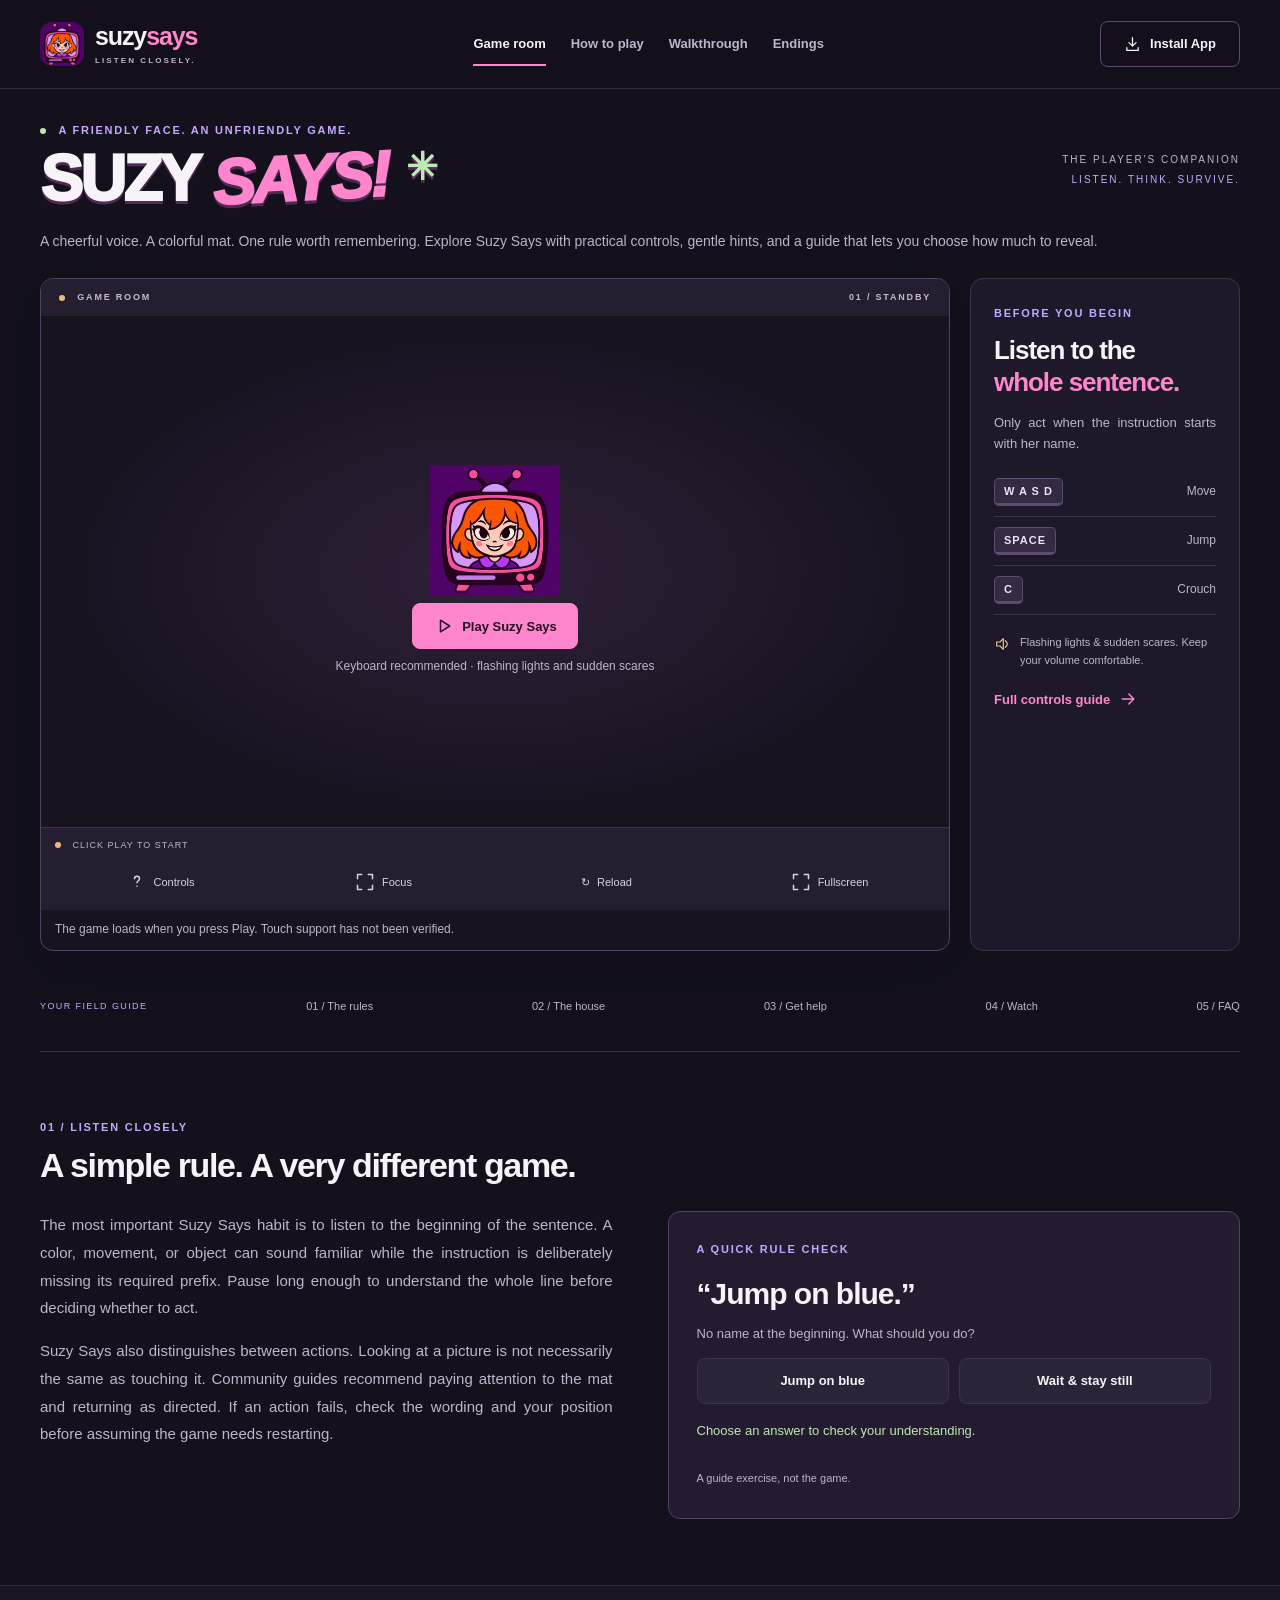
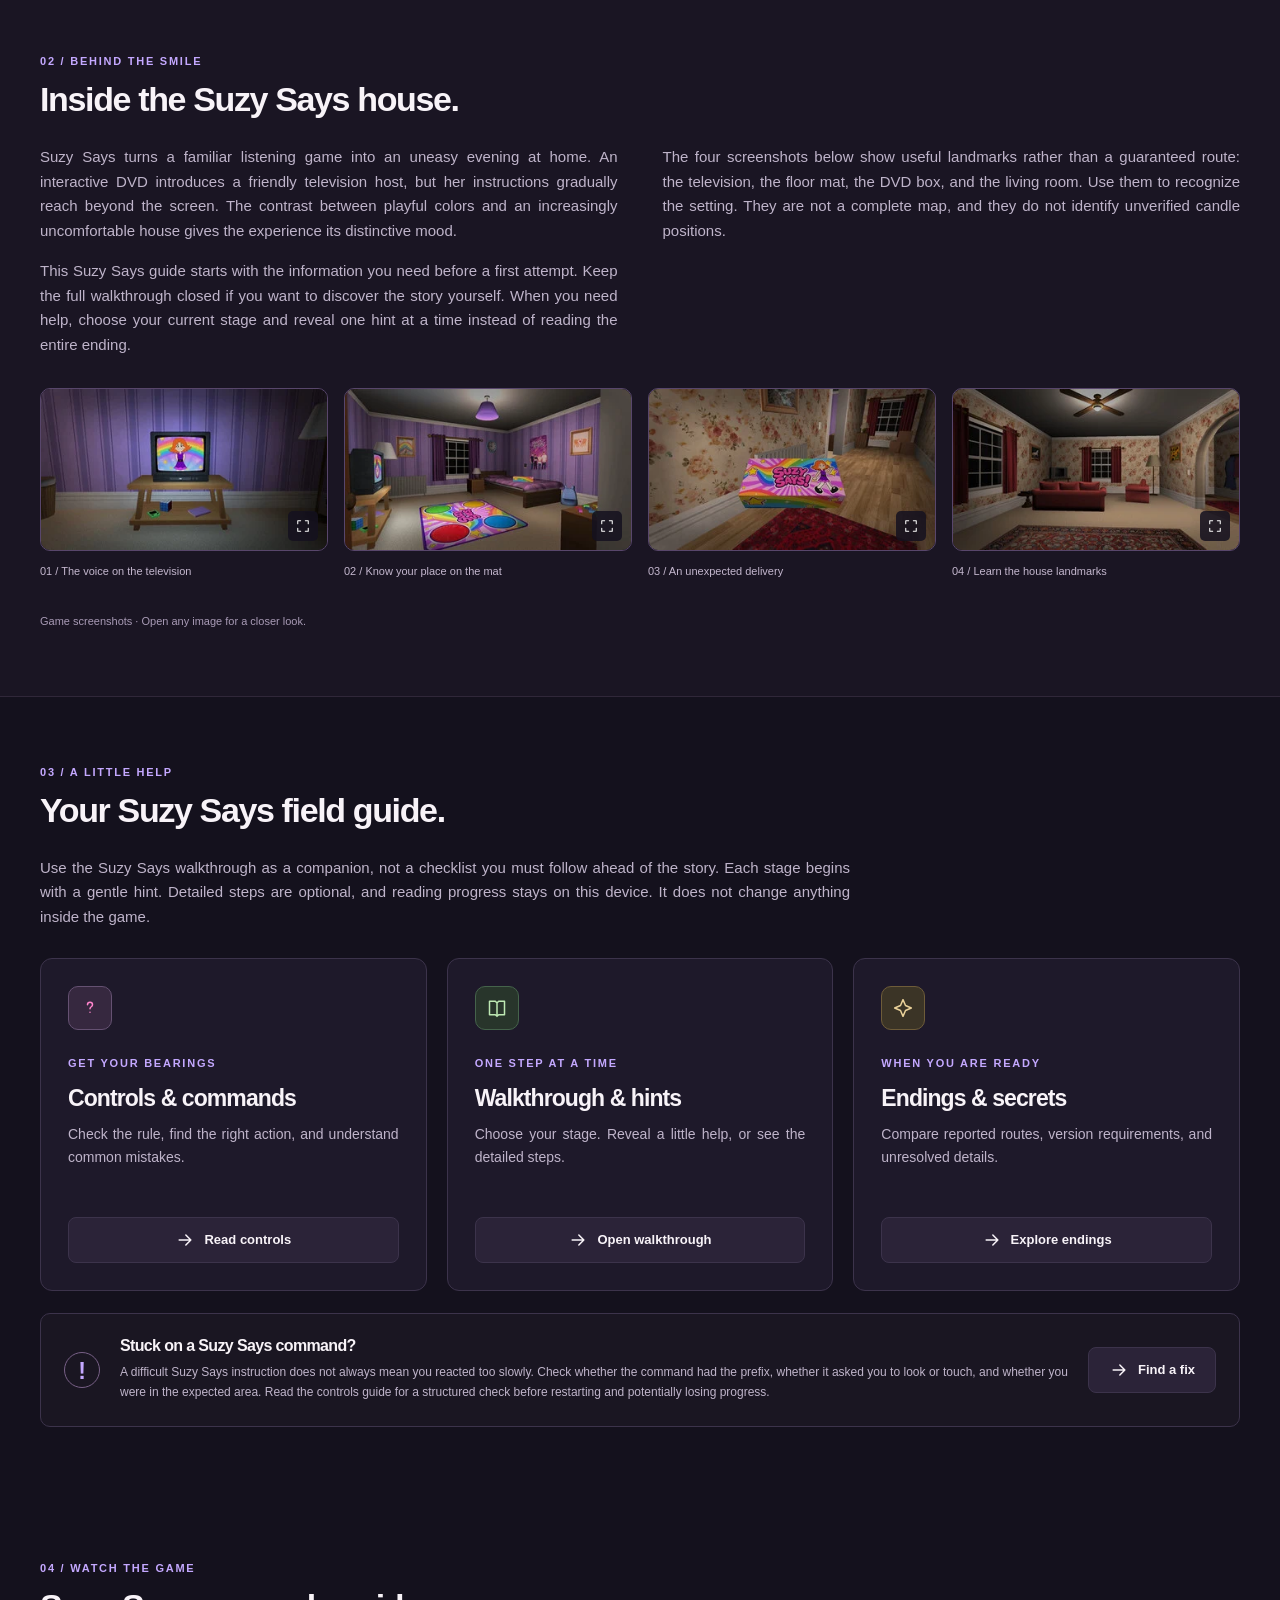
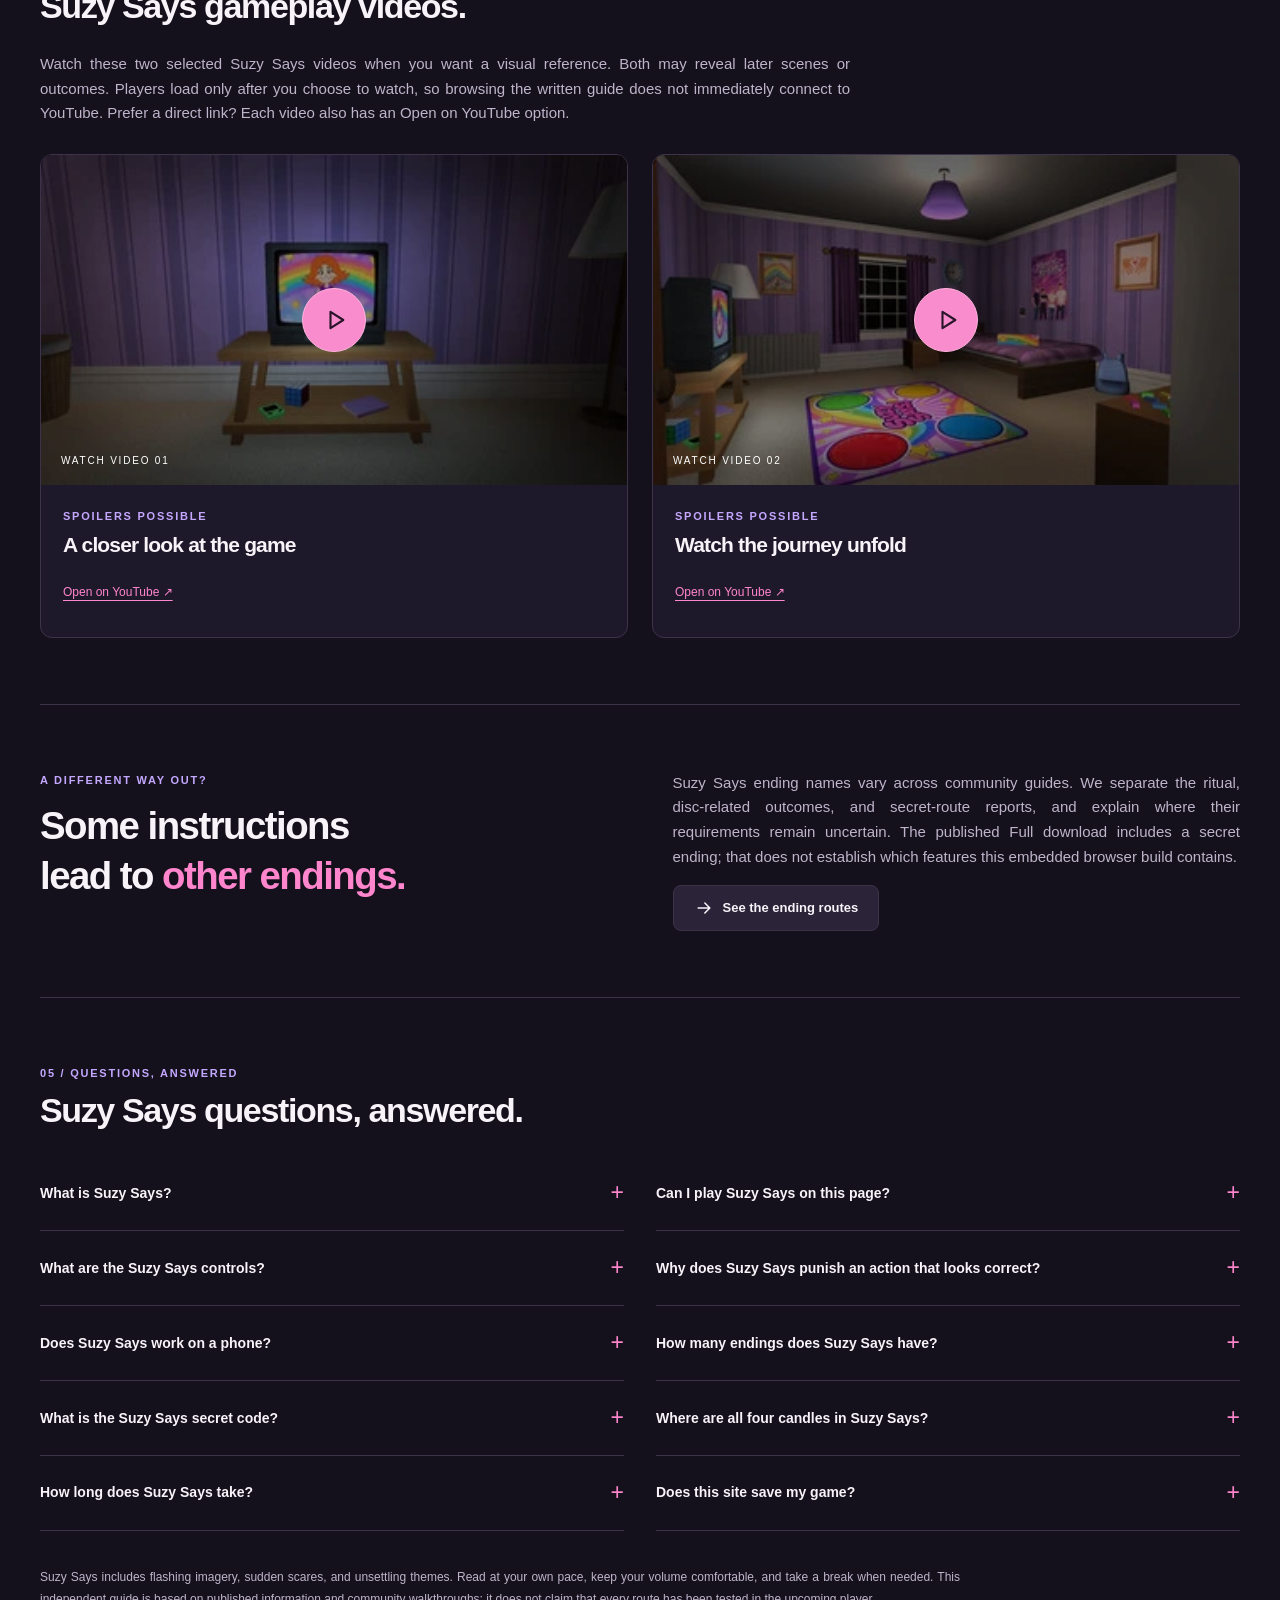
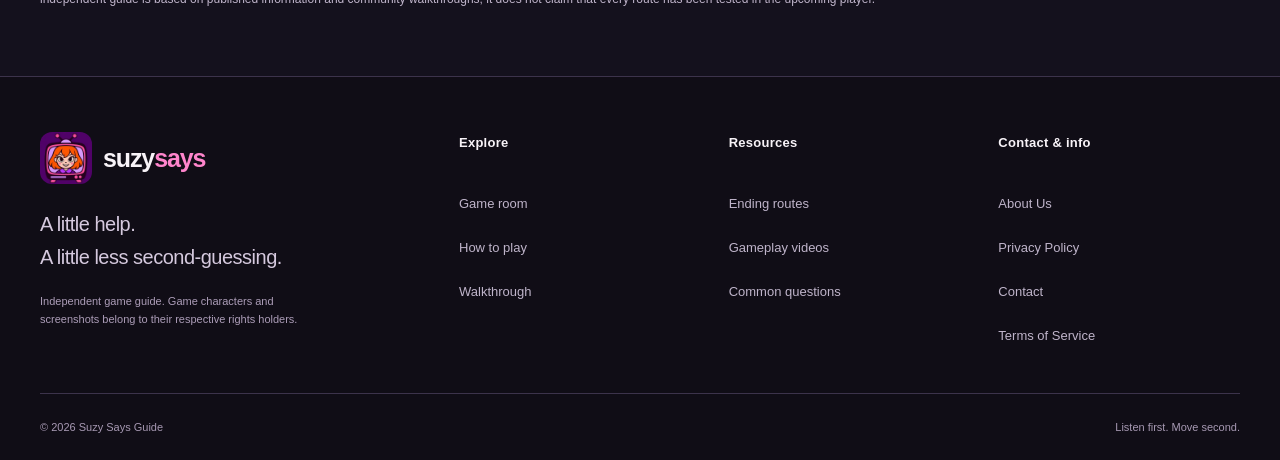
<file: index.html>
<!doctype html><html lang="en"><head><meta charset="utf-8"><meta name="viewport" content="width=device-width,initial-scale=1"><title>Suzy Says — Game Guide, Controls &amp; Walkthrough</title><meta name="description" content="Explore Suzy Says controls, gentle walkthrough hints, ending reports, gameplay videos, and common questions. Choose how much of the story to reveal."><meta name="theme-color" content="#14111d"><link rel="canonical" href="https://suzysays.space/"><meta property="og:type" content="website"><meta property="og:title" content="Suzy Says — Game Guide, Controls &amp; Walkthrough"><meta property="og:description" content="Explore Suzy Says controls, gentle walkthrough hints, ending reports, gameplay videos, and common questions. Choose how much of the story to reveal."><meta property="og:url" content="https://suzysays.space/"><meta property="og:image" content="https://suzysays.space/icon-512.png"><meta name="twitter:card" content="summary"><link rel="icon" type="image/png" sizes="32x32" href="/icon-32.png"><link rel="apple-touch-icon" href="/icon-180.png"><link rel="manifest" href="/site.webmanifest"><link rel="stylesheet" href="/style.css"><script src="/app.js" defer></script><script src="/analytics.js" defer></script><script type="application/ld+json">{"@context":"https://schema.org","@type":"WebSite","name":"Suzy Says Guide","url":"https://suzysays.space"}</script></head><body><a class="skip-link" href="#main">Skip to content</a><header class="site-header"><div class="wrap header-inner"><a class="brand" href="/" aria-label="Suzy Says home"><img src="/images/suzy-says-logo.webp" width="44" height="44" alt=""><span>suzy<span class="brand-pink">says</span><small>LISTEN CLOSELY.</small></span></a><nav class="main-nav" aria-label="Main navigation"><a href="/" aria-current="page">Game room</a><a href="/how-to-play/">How to play</a><a href="/walkthrough/">Walkthrough</a><a href="/endings/">Endings</a></nav><button class="button install-button" data-install><svg width="20" height="20" viewBox="0 0 24 24" fill="none" stroke="currentColor" stroke-width="1.8" stroke-linecap="round" stroke-linejoin="round" aria-hidden="true"><path d="M12 3v12m-5-5 5 5 5-5M4 17v4h16v-4"/></svg><span>Install App</span></button></div></header><main id="main"><section class="hero wrap" id="game"><div class="hero-top"><div><span class="eyebrow"><span class="status-dot"></span> A FRIENDLY FACE. AN UNFRIENDLY GAME.</span><h1>SUZY <em>SAYS!</em><span class="title-star" aria-hidden="true">✳</span></h1></div><span class="edition">THE PLAYER'S COMPANION<br><b>LISTEN. THINK. SURVIVE.</b></span></div><p class="hero-copy">A cheerful voice. A colorful mat. One rule worth remembering. Explore Suzy Says with practical controls, gentle hints, and a guide that lets you choose how much to reveal.</p><div class="game-layout"><div class="game-shell" id="game-shell"><div class="screen-bar"><span><span class="status-dot amber"></span> GAME ROOM</span><span>01 / STANDBY</span></div><div class="game-placeholder" id="game-viewport" aria-label="Game player"><img class="game-cover" src="/images/suzy-says-logo.webp" alt="Orange-haired television character" width="256" height="256"><button class="button primary" data-game-start data-src="https://s.anomalouscoffeemachine3.com/game/suzy-says/index.html"><svg width="20" height="20" viewBox="0 0 24 24" fill="none" stroke="currentColor" stroke-width="1.8" stroke-linecap="round" stroke-linejoin="round" aria-hidden="true"><path d="M9 5l11 7-11 7V5Z"/></svg>Play Suzy Says</button><p>Keyboard recommended · flashing lights and sudden scares</p></div><div class="game-toolbar"><span><span class="status-dot amber"></span> CLICK PLAY TO START</span><button data-help aria-label="Open controls help" title="Controls help"><svg width="20" height="20" viewBox="0 0 24 24" fill="none" stroke="currentColor" stroke-width="1.8" stroke-linecap="round" stroke-linejoin="round" aria-hidden="true"><path d="M9 8a3 3 0 0 1 6 0c0 3-3 2-3 5m0 4v.1"/></svg><span>Controls</span></button><button data-focus aria-pressed="false" aria-label="Toggle focus mode" title="Focus mode"><svg width="20" height="20" viewBox="0 0 24 24" fill="none" stroke="currentColor" stroke-width="1.8" stroke-linecap="round" stroke-linejoin="round" aria-hidden="true"><path d="M8 3H3v5m13-5h5v5M3 16v5h5m13-5v5h-5"/></svg><span>Focus</span></button><button data-game-reload aria-label="Reload game" title="Reload game">↻<span>Reload</span></button><button data-game-fullscreen aria-label="Full screen" title="Full screen"><svg width="20" height="20" viewBox="0 0 24 24" fill="none" stroke="currentColor" stroke-width="1.8" stroke-linecap="round" stroke-linejoin="round" aria-hidden="true"><path d="M8 3H3v5m13-5h5v5M3 16v5h5m13-5v5h-5"/></svg><span>Fullscreen</span></button></div><p class="player-message" id="player-message" role="status">The game loads when you press Play. Touch support has not been verified.</p></div><aside class="quick-card"><span class="eyebrow">BEFORE YOU BEGIN</span><h2>Listen to the<br><em>whole sentence.</em></h2><p>Only act when the instruction starts with her name.</p><div class="key-row"><kbd>W A S D</kbd><span>Move</span></div><div class="key-row"><kbd>SPACE</kbd><span>Jump</span></div><div class="key-row"><kbd>C</kbd><span>Crouch</span></div><div class="quick-note"><svg width="20" height="20" viewBox="0 0 24 24" fill="none" stroke="currentColor" stroke-width="1.8" stroke-linecap="round" stroke-linejoin="round" aria-hidden="true"><path d="m4 9 5 0 5-5v16l-5-5H4V9Zm13-2q6 5 0 10"/></svg><span>Flashing lights & sudden scares. Keep your volume comfortable.</span></div><a class="text-link" href="/how-to-play/">Full controls guide <svg width="20" height="20" viewBox="0 0 24 24" fill="none" stroke="currentColor" stroke-width="1.8" stroke-linecap="round" stroke-linejoin="round" aria-hidden="true"><path d="M5 12h14m-6-6 6 6-6 6"/></svg></a></aside></div></section>
<div class="jump-strip wrap"><span>YOUR FIELD GUIDE</span><a href="#rules">01 / The rules</a><a href="#inside">02 / The house</a><a href="#guides">03 / Get help</a><a href="#videos">04 / Watch</a><a href="#faq">05 / FAQ</a></div>
<section class="wrap section" id="rules"><div class="section-heading"><div><span class="eyebrow">01 / LISTEN CLOSELY</span><h2>A simple rule. A very different game.</h2></div></div><div class="rule-grid"><div class="prose"><p>The most important Suzy Says habit is to listen to the beginning of the sentence. A color, movement, or object can sound familiar while the instruction is deliberately missing its required prefix. Pause long enough to understand the whole line before deciding whether to act.</p><p>Suzy Says also distinguishes between actions. Looking at a picture is not necessarily the same as touching it. Community guides recommend paying attention to the mat and returning as directed. If an action fails, check the wording and your position before assuming the game needs restarting.</p></div><div class="rule-practice"><span class="eyebrow">A QUICK RULE CHECK</span><p class="practice-prompt">“Jump on blue.”</p><p>No name at the beginning. What should you do?</p><div class="button-group"><button class="button secondary" data-answer="jump">Jump on blue</button><button class="button secondary" data-answer="wait">Wait & stay still</button></div><p class="practice-feedback" role="status" aria-live="polite">Choose an answer to check your understanding.</p><small>A guide exercise, not the game.</small></div></div></section>
<section class="story-section" id="inside"><div class="wrap section"><div class="section-heading"><div><span class="eyebrow">02 / BEHIND THE SMILE</span><h2>Inside the Suzy Says house.</h2></div></div><div class="story-copy"><p>Suzy Says turns a familiar listening game into an uneasy evening at home. An interactive DVD introduces a friendly television host, but her instructions gradually reach beyond the screen. The contrast between playful colors and an increasingly uncomfortable house gives the experience its distinctive mood.</p><p>This Suzy Says guide starts with the information you need before a first attempt. Keep the full walkthrough closed if you want to discover the story yourself. When you need help, choose your current stage and reveal one hint at a time instead of reading the entire ending.</p><p>The four screenshots below show useful landmarks rather than a guaranteed route: the television, the floor mat, the DVD box, and the living room. Use them to recognize the setting. They are not a complete map, and they do not identify unverified candle positions.</p></div><div class="gallery"><figure><button class="image-open" data-image="/images/suzy-says-television.webp" data-caption="01 / The voice on the television" aria-label="Enlarge Suzy on the television in a purple room"><img src="/images/suzy-says-television.webp" alt="Suzy on the television in a purple room" width="347" height="195" loading="lazy"><span><svg width="20" height="20" viewBox="0 0 24 24" fill="none" stroke="currentColor" stroke-width="1.8" stroke-linecap="round" stroke-linejoin="round" aria-hidden="true"><path d="M8 3H3v5m13-5h5v5M3 16v5h5m13-5v5h-5"/></svg></span></button><figcaption>01 / The voice on the television</figcaption></figure><figure><button class="image-open" data-image="/images/suzy-says-bedroom.webp" data-caption="02 / Know your place on the mat" aria-label="Enlarge Bedroom with a four-color game mat"><img src="/images/suzy-says-bedroom.webp" alt="Bedroom with a four-color game mat" width="347" height="195" loading="lazy"><span><svg width="20" height="20" viewBox="0 0 24 24" fill="none" stroke="currentColor" stroke-width="1.8" stroke-linecap="round" stroke-linejoin="round" aria-hidden="true"><path d="M8 3H3v5m13-5h5v5M3 16v5h5m13-5v5h-5"/></svg></span></button><figcaption>02 / Know your place on the mat</figcaption></figure><figure><button class="image-open" data-image="/images/suzy-says-dvd.webp" data-caption="03 / An unexpected delivery" aria-label="Enlarge Suzy Says DVD box in the hallway"><img src="/images/suzy-says-dvd.webp" alt="Suzy Says DVD box in the hallway" width="347" height="195" loading="lazy"><span><svg width="20" height="20" viewBox="0 0 24 24" fill="none" stroke="currentColor" stroke-width="1.8" stroke-linecap="round" stroke-linejoin="round" aria-hidden="true"><path d="M8 3H3v5m13-5h5v5M3 16v5h5m13-5v5h-5"/></svg></span></button><figcaption>03 / An unexpected delivery</figcaption></figure><figure><button class="image-open" data-image="/images/suzy-says-living-room.webp" data-caption="04 / Learn the house landmarks" aria-label="Enlarge Living room with red sofa and floral wallpaper"><img src="/images/suzy-says-living-room.webp" alt="Living room with red sofa and floral wallpaper" width="347" height="195" loading="lazy"><span><svg width="20" height="20" viewBox="0 0 24 24" fill="none" stroke="currentColor" stroke-width="1.8" stroke-linecap="round" stroke-linejoin="round" aria-hidden="true"><path d="M8 3H3v5m13-5h5v5M3 16v5h5m13-5v5h-5"/></svg></span></button><figcaption>04 / Learn the house landmarks</figcaption></figure></div><p class="caption-note">Game screenshots · Open any image for a closer look.</p></div></section>
<section class="wrap section" id="guides"><div class="section-heading"><div><span class="eyebrow">03 / A LITTLE HELP</span><h2>Your Suzy Says field guide.</h2></div></div><p class="section-intro">Use the Suzy Says walkthrough as a companion, not a checklist you must follow ahead of the story. Each stage begins with a gentle hint. Detailed steps are optional, and reading progress stays on this device. It does not change anything inside the game.</p><div class="guide-grid"><article class="guide-card"><span class="card-icon"><svg width="20" height="20" viewBox="0 0 24 24" fill="none" stroke="currentColor" stroke-width="1.8" stroke-linecap="round" stroke-linejoin="round" aria-hidden="true"><path d="M9 8a3 3 0 0 1 6 0c0 3-3 2-3 5m0 4v.1"/></svg></span><span class="eyebrow">GET YOUR BEARINGS</span><h3>Controls & commands</h3><p>Check the rule, find the right action, and understand common mistakes.</p><a class="button secondary" href="/how-to-play/"><svg width="20" height="20" viewBox="0 0 24 24" fill="none" stroke="currentColor" stroke-width="1.8" stroke-linecap="round" stroke-linejoin="round" aria-hidden="true"><path d="M5 12h14m-6-6 6 6-6 6"/></svg>Read controls</a></article><article class="guide-card"><span class="card-icon"><svg width="20" height="20" viewBox="0 0 24 24" fill="none" stroke="currentColor" stroke-width="1.8" stroke-linecap="round" stroke-linejoin="round" aria-hidden="true"><path d="M3 4h7l2 2 2-2h7v16h-7l-2 2-2-2H3V4Zm9 2v16"/></svg></span><span class="eyebrow">ONE STEP AT A TIME</span><h3>Walkthrough & hints</h3><p>Choose your stage. Reveal a little help, or see the detailed steps.</p><a class="button secondary" href="/walkthrough/"><svg width="20" height="20" viewBox="0 0 24 24" fill="none" stroke="currentColor" stroke-width="1.8" stroke-linecap="round" stroke-linejoin="round" aria-hidden="true"><path d="M5 12h14m-6-6 6 6-6 6"/></svg>Open walkthrough</a></article><article class="guide-card"><span class="card-icon"><svg width="20" height="20" viewBox="0 0 24 24" fill="none" stroke="currentColor" stroke-width="1.8" stroke-linecap="round" stroke-linejoin="round" aria-hidden="true"><path d="m12 2 3 7 7 3-7 3-3 7-3-7-7-3 7-3 3-7"/></svg></span><span class="eyebrow">WHEN YOU ARE READY</span><h3>Endings & secrets</h3><p>Compare reported routes, version requirements, and unresolved details.</p><a class="button secondary" href="/endings/"><svg width="20" height="20" viewBox="0 0 24 24" fill="none" stroke="currentColor" stroke-width="1.8" stroke-linecap="round" stroke-linejoin="round" aria-hidden="true"><path d="M5 12h14m-6-6 6 6-6 6"/></svg>Explore endings</a></article></div><div class="hint-strip"><span class="hint-number">!</span><div><h3>Stuck on a Suzy Says command?</h3><p>A difficult Suzy Says instruction does not always mean you reacted too slowly. Check whether the command had the prefix, whether it asked you to look or touch, and whether you were in the expected area. Read the controls guide for a structured check before restarting and potentially losing progress.</p></div><a class="button secondary" href="/how-to-play/#troubleshooting"><svg width="20" height="20" viewBox="0 0 24 24" fill="none" stroke="currentColor" stroke-width="1.8" stroke-linecap="round" stroke-linejoin="round" aria-hidden="true"><path d="M5 12h14m-6-6 6 6-6 6"/></svg>Find a fix</a></div></section>
<section class="wrap section" id="videos"><div class="section-heading"><div><span class="eyebrow">04 / WATCH THE GAME</span><h2>Suzy Says gameplay videos.</h2></div></div><p class="section-intro">Watch these two selected Suzy Says videos when you want a visual reference. Both may reveal later scenes or outcomes. Players load only after you choose to watch, so browsing the written guide does not immediately connect to YouTube. Prefer a direct link? Each video also has an Open on YouTube option.</p><div class="video-grid"><article class="video-card"><div class="video-slot" data-video-slot><button class="video-launch" data-video="aBWUDkmz2Xw" data-title="Suzy Says video 1" aria-label="Play Suzy Says video 1; may contain spoilers"><img src="/images/suzy-says-television.webp" width="347" height="195" alt="Game screenshot used as a preview for video 1" loading="lazy"><span class="play-circle"><svg width="20" height="20" viewBox="0 0 24 24" fill="none" stroke="currentColor" stroke-width="1.8" stroke-linecap="round" stroke-linejoin="round" aria-hidden="true"><path d="M9 5l11 7-11 7V5Z"/></svg></span><span class="video-label">WATCH VIDEO 01</span></button></div><div class="video-info"><div><span class="eyebrow">SPOILERS POSSIBLE</span><h3>A closer look at the game</h3></div><a href="https://www.youtube.com/watch?v=aBWUDkmz2Xw" target="_blank" rel="noopener noreferrer">Open on YouTube ↗</a></div></article><article class="video-card"><div class="video-slot" data-video-slot><button class="video-launch" data-video="0immFCUyoJ0" data-title="Suzy Says video 2" aria-label="Play Suzy Says video 2; may contain spoilers"><img src="/images/suzy-says-bedroom.webp" width="347" height="195" alt="Game screenshot used as a preview for video 2" loading="lazy"><span class="play-circle"><svg width="20" height="20" viewBox="0 0 24 24" fill="none" stroke="currentColor" stroke-width="1.8" stroke-linecap="round" stroke-linejoin="round" aria-hidden="true"><path d="M9 5l11 7-11 7V5Z"/></svg></span><span class="video-label">WATCH VIDEO 02</span></button></div><div class="video-info"><div><span class="eyebrow">SPOILERS POSSIBLE</span><h3>Watch the journey unfold</h3></div><a href="https://www.youtube.com/watch?v=0immFCUyoJ0" target="_blank" rel="noopener noreferrer">Open on YouTube ↗</a></div></article></div></section>
<section class="wrap section endings-teaser"><div><span class="eyebrow">A DIFFERENT WAY OUT?</span><h2>Some instructions<br>lead to <em>other endings.</em></h2></div><div><p>Suzy Says ending names vary across community guides. We separate the ritual, disc-related outcomes, and secret-route reports, and explain where their requirements remain uncertain. The published Full download includes a secret ending; that does not establish which features this embedded browser build contains.</p><a class="button secondary" href="/endings/"><svg width="20" height="20" viewBox="0 0 24 24" fill="none" stroke="currentColor" stroke-width="1.8" stroke-linecap="round" stroke-linejoin="round" aria-hidden="true"><path d="M5 12h14m-6-6 6 6-6 6"/></svg>See the ending routes</a></div></section>
<section class="wrap section faq-section" id="faq"><div class="section-heading"><div><span class="eyebrow">05 / QUESTIONS, ANSWERED</span><h2>Suzy Says questions, answered.</h2></div></div><div class="faq-grid"><details class="faq-item"><summary><span>What is Suzy Says?</span><span class="plus" aria-hidden="true">+</span></summary><p>Suzy Says is a first-person horror game built around an interactive DVD and a colorful floor mat. A cheerful host gives instructions while an ordinary home becomes increasingly unsettling. Listening carefully matters more than reacting to the last word you hear.</p></details><details class="faq-item"><summary><span>Can I play Suzy Says on this page?</span><span class="plus" aria-hidden="true">+</span></summary><p>Press Play Suzy Says in the game window to load the embedded build. Click inside the player before using your keyboard. Loading depends on your connection and browser. Keep the controls, stage hints, videos, and FAQ nearby; reloading the game may lose progress.</p></details><details class="faq-item"><summary><span>What are the Suzy Says controls?</span><span class="plus" aria-hidden="true">+</span></summary><p>The published desktop controls are WASD to move, Space to jump, and C to crouch. Look toward objects with the game camera. Follow the interaction prompts in your version rather than assuming that every object uses the same key.</p></details><details class="faq-item"><summary><span>Why does Suzy Says punish an action that looks correct?</span><span class="plus" aria-hidden="true">+</span></summary><p>Check the prefix, the requested action, and your position first. Looking at an object is different from touching it. Community reports also describe inputs that do not register, so not every failed action is necessarily a misunderstanding of the rules.</p></details><details class="faq-item"><summary><span>Does Suzy Says work on a phone?</span><span class="plus" aria-hidden="true">+</span></summary><p>Touch controls for the embedded player on this site have not been verified. These guide pages work on small screens, but that does not prove the game itself supports touch. Check the player support note before planning a mobile session.</p></details><details class="faq-item"><summary><span>How many endings does Suzy Says have?</span><span class="plus" aria-hidden="true">+</span></summary><p>Community guides group the outcomes differently. A ritual outcome and a secret route are discussed, while being caught and destroying the disc are classified inconsistently. Our endings guide describes actions and version limits instead of presenting disputed names as an official count.</p></details><details class="faq-item"><summary><span>What is the Suzy Says secret code?</span><span class="plus" aria-hidden="true">+</span></summary><p>This answer is a spoiler. One detailed community guide reports red, yellow, red, green, blue, yellow, learned through the living-room radio. The secret route belongs to the Full download version. Its availability in the embedded browser player remains unverified.</p></details><details class="faq-item"><summary><span>Where are all four candles in Suzy Says?</span><span class="plus" aria-hidden="true">+</span></summary><p>A complete set of verified locations is not available in our research. One community guide points to the bathroom near the toilet, but does not confirm the other three. We will not label an invented room map as a complete solution.</p></details><details class="faq-item"><summary><span>How long does Suzy Says take?</span><span class="plus" aria-hidden="true">+</span></summary><p>Public playthroughs commonly run around seventeen to twenty minutes. Exploration, retries, and optional routes can change that. Treat the estimate as a planning aid, not a timer or a promise that every player will finish at the same speed.</p></details><details class="faq-item"><summary><span>Does this site save my game?</span><span class="plus" aria-hidden="true">+</span></summary><p>The guide can remember which walkthrough sections you marked as read on this device. That is reading progress, not a game save. Clearing the guide checklist does not clear game data. Browser-player saving will need a separate compatibility check.</p></details></div><p class="editorial-note">Suzy Says includes flashing imagery, sudden scares, and unsettling themes. Read at your own pace, keep your volume comfortable, and take a break when needed. This independent guide is based on published information and community walkthroughs; it does not claim that every route has been tested in the upcoming player.</p></section></main><footer class="site-footer"><div class="wrap"><div class="footer-main"><div class="footer-brand"><a class="brand" href="/"><img src="/images/suzy-says-logo.webp" width="52" height="52" alt="Suzy Says guide character badge"><span>suzy<span class="brand-pink">says</span></span></a><p>A little help.<br>A little less second-guessing.</p><small>Independent game guide. Game characters and screenshots belong to their respective rights holders.</small></div><div class="footer-columns"><div><h2>Explore</h2><a href="/">Game room</a><a href="/how-to-play/">How to play</a><a href="/walkthrough/">Walkthrough</a></div><div><h2>Resources</h2><a href="/endings/">Ending routes</a><a href="/#videos">Gameplay videos</a><a href="/#faq">Common questions</a></div><div><h2>Contact & info</h2><a href="/about/">About Us</a><a href="/privacy/">Privacy Policy</a><a href="/contact/">Contact</a><a href="/terms/">Terms of Service</a></div></div></div><div class="footer-copyright"><span>© 2026 Suzy Says Guide</span><span>Listen first. Move second.</span></div></div></footer><dialog id="help-dialog" aria-labelledby="help-title"><button class="dialog-close" data-close aria-label="Close controls help" title="Close"><svg width="20" height="20" viewBox="0 0 24 24" fill="none" stroke="currentColor" stroke-width="1.8" stroke-linecap="round" stroke-linejoin="round" aria-hidden="true"><path d="m6 6 12 12M6 18 18 6"/></svg></button><span class="eyebrow">A QUICK REMINDER</span><h2 id="help-title">The rules stay simple.</h2><p>WASD to move · Space to jump · C to crouch.</p><p>Check for “Suzy says” before acting. Follow the exact action requested. A help window does not pause a game.</p><a class="button secondary" href="/how-to-play/"><svg width="20" height="20" viewBox="0 0 24 24" fill="none" stroke="currentColor" stroke-width="1.8" stroke-linecap="round" stroke-linejoin="round" aria-hidden="true"><path d="M5 12h14m-6-6 6 6-6 6"/></svg>Read the controls guide</a></dialog><dialog id="install-dialog" aria-labelledby="install-title"><button class="dialog-close" data-close aria-label="Close installation help" title="Close"><svg width="20" height="20" viewBox="0 0 24 24" fill="none" stroke="currentColor" stroke-width="1.8" stroke-linecap="round" stroke-linejoin="round" aria-hidden="true"><path d="m6 6 12 12M6 18 18 6"/></svg></button><img class="install-logo" src="/icon-192.png" width="72" height="72" alt=""><h2 id="install-title">Keep the guide close.</h2><p id="install-message">Use your browser menu to install this site or add it to your home screen. On iPhone or iPad, use Share → Add to Home Screen.</p><p>Installation does not make videos or an external game available offline.</p><button id="native-install" class="button primary" hidden><svg width="20" height="20" viewBox="0 0 24 24" fill="none" stroke="currentColor" stroke-width="1.8" stroke-linecap="round" stroke-linejoin="round" aria-hidden="true"><path d="M12 3v12m-5-5 5 5 5-5M4 17v4h16v-4"/></svg>Install now</button><button class="button secondary" id="copy-link"><svg width="20" height="20" viewBox="0 0 24 24" fill="none" stroke="currentColor" stroke-width="1.8" stroke-linecap="round" stroke-linejoin="round" aria-hidden="true"><path d="M9 9h12v12H9V9ZM15 6V3H3v12h3"/></svg>Copy site link</button><label id="copy-fallback" hidden>Copy this address<input readonly aria-label="Site address"></label><p id="copy-status" role="status"></p></dialog><dialog id="image-dialog" aria-labelledby="image-caption"><button class="dialog-close" data-close aria-label="Close image" title="Close"><svg width="20" height="20" viewBox="0 0 24 24" fill="none" stroke="currentColor" stroke-width="1.8" stroke-linecap="round" stroke-linejoin="round" aria-hidden="true"><path d="m6 6 12 12M6 18 18 6"/></svg></button><img id="large-image" alt=""><p id="image-caption"></p></dialog><p id="site-status" class="sr-only" role="status" aria-live="polite"></p></body></html>
</file>
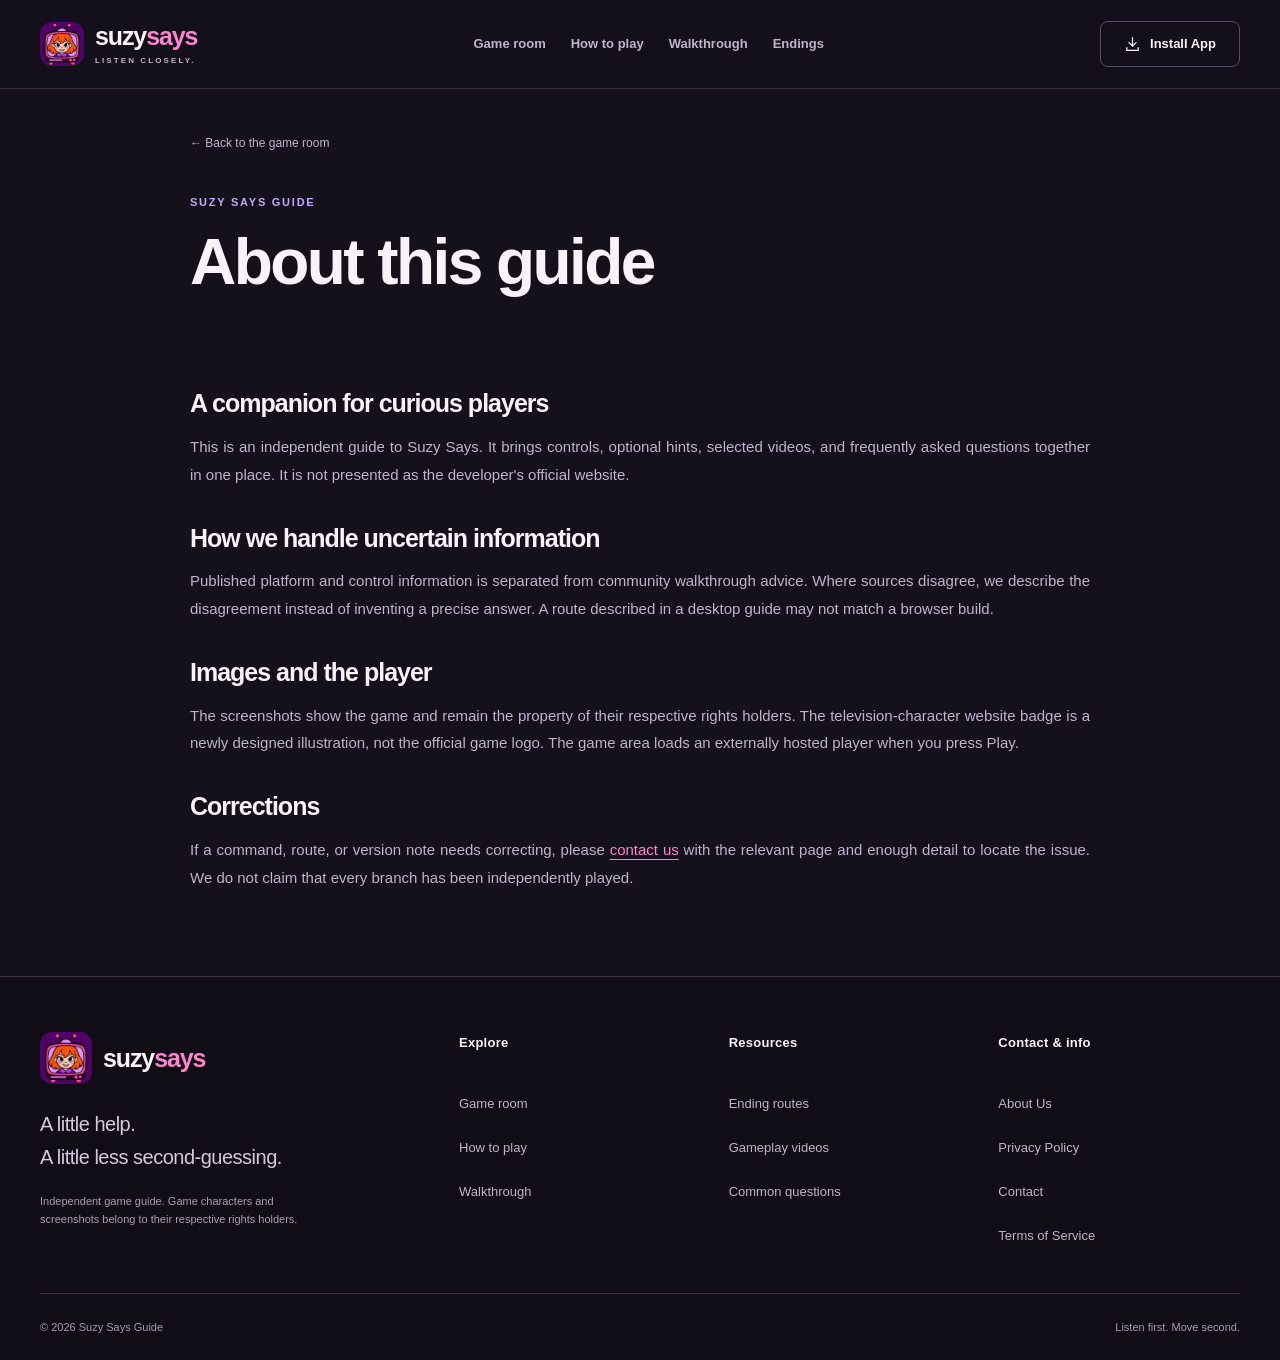
<file: about/index.html>
<!doctype html><html lang="en"><head><meta charset="utf-8"><meta name="viewport" content="width=device-width,initial-scale=1"><title>About this guide | Suzy Says Guide</title><meta name="description" content="Learn how this independent Suzy Says guide organizes controls, walkthrough hints, screenshots, and community ending information."><meta name="theme-color" content="#14111d"><link rel="canonical" href="https://suzysays.space/about/"><meta property="og:type" content="website"><meta property="og:title" content="About this guide | Suzy Says Guide"><meta property="og:description" content="Learn how this independent Suzy Says guide organizes controls, walkthrough hints, screenshots, and community ending information."><meta property="og:url" content="https://suzysays.space/about/"><meta property="og:image" content="https://suzysays.space/icon-512.png"><meta name="twitter:card" content="summary"><link rel="icon" type="image/png" sizes="32x32" href="/icon-32.png"><link rel="apple-touch-icon" href="/icon-180.png"><link rel="manifest" href="/site.webmanifest"><link rel="stylesheet" href="/style.css"><script src="/app.js" defer></script><script src="/analytics.js" defer></script><script type="application/ld+json">{"@context":"https://schema.org","@type":"WebSite","name":"Suzy Says Guide","url":"https://suzysays.space"}</script></head><body><a class="skip-link" href="#main">Skip to content</a><header class="site-header"><div class="wrap header-inner"><a class="brand" href="/" aria-label="Suzy Says home"><img src="/images/suzy-says-logo.webp" width="44" height="44" alt=""><span>suzy<span class="brand-pink">says</span><small>LISTEN CLOSELY.</small></span></a><nav class="main-nav" aria-label="Main navigation"><a href="/">Game room</a><a href="/how-to-play/">How to play</a><a href="/walkthrough/">Walkthrough</a><a href="/endings/">Endings</a></nav><button class="button install-button" data-install><svg width="20" height="20" viewBox="0 0 24 24" fill="none" stroke="currentColor" stroke-width="1.8" stroke-linecap="round" stroke-linejoin="round" aria-hidden="true"><path d="M12 3v12m-5-5 5 5 5-5M4 17v4h16v-4"/></svg><span>Install App</span></button></div></header><main id="main"><div class="wrap legal-wrap"><div class="page-intro"><a class="breadcrumb" href="/">← Back to the game room</a><span class="eyebrow">SUZY SAYS GUIDE</span><h1>About this guide</h1><p></p></div><article class="prose legal-copy"><h2>A companion for curious players</h2><p>This is an independent guide to Suzy Says. It brings controls, optional hints, selected videos, and frequently asked questions together in one place. It is not presented as the developer's official website.</p><h2>How we handle uncertain information</h2><p>Published platform and control information is separated from community walkthrough advice. Where sources disagree, we describe the disagreement instead of inventing a precise answer. A route described in a desktop guide may not match a browser build.</p><h2>Images and the player</h2><p>The screenshots show the game and remain the property of their respective rights holders. The television-character website badge is a newly designed illustration, not the official game logo. The game area loads an externally hosted player when you press Play.</p><h2>Corrections</h2><p>If a command, route, or version note needs correcting, please <a href="/contact/">contact us</a> with the relevant page and enough detail to locate the issue. We do not claim that every branch has been independently played.</p></article></div></main><footer class="site-footer"><div class="wrap"><div class="footer-main"><div class="footer-brand"><a class="brand" href="/"><img src="/images/suzy-says-logo.webp" width="52" height="52" alt="Suzy Says guide character badge"><span>suzy<span class="brand-pink">says</span></span></a><p>A little help.<br>A little less second-guessing.</p><small>Independent game guide. Game characters and screenshots belong to their respective rights holders.</small></div><div class="footer-columns"><div><h2>Explore</h2><a href="/">Game room</a><a href="/how-to-play/">How to play</a><a href="/walkthrough/">Walkthrough</a></div><div><h2>Resources</h2><a href="/endings/">Ending routes</a><a href="/#videos">Gameplay videos</a><a href="/#faq">Common questions</a></div><div><h2>Contact & info</h2><a href="/about/">About Us</a><a href="/privacy/">Privacy Policy</a><a href="/contact/">Contact</a><a href="/terms/">Terms of Service</a></div></div></div><div class="footer-copyright"><span>© 2026 Suzy Says Guide</span><span>Listen first. Move second.</span></div></div></footer><dialog id="help-dialog" aria-labelledby="help-title"><button class="dialog-close" data-close aria-label="Close controls help" title="Close"><svg width="20" height="20" viewBox="0 0 24 24" fill="none" stroke="currentColor" stroke-width="1.8" stroke-linecap="round" stroke-linejoin="round" aria-hidden="true"><path d="m6 6 12 12M6 18 18 6"/></svg></button><span class="eyebrow">A QUICK REMINDER</span><h2 id="help-title">The rules stay simple.</h2><p>WASD to move · Space to jump · C to crouch.</p><p>Check for “Suzy says” before acting. Follow the exact action requested. A help window does not pause a game.</p><a class="button secondary" href="/how-to-play/"><svg width="20" height="20" viewBox="0 0 24 24" fill="none" stroke="currentColor" stroke-width="1.8" stroke-linecap="round" stroke-linejoin="round" aria-hidden="true"><path d="M5 12h14m-6-6 6 6-6 6"/></svg>Read the controls guide</a></dialog><dialog id="install-dialog" aria-labelledby="install-title"><button class="dialog-close" data-close aria-label="Close installation help" title="Close"><svg width="20" height="20" viewBox="0 0 24 24" fill="none" stroke="currentColor" stroke-width="1.8" stroke-linecap="round" stroke-linejoin="round" aria-hidden="true"><path d="m6 6 12 12M6 18 18 6"/></svg></button><img class="install-logo" src="/icon-192.png" width="72" height="72" alt=""><h2 id="install-title">Keep the guide close.</h2><p id="install-message">Use your browser menu to install this site or add it to your home screen. On iPhone or iPad, use Share → Add to Home Screen.</p><p>Installation does not make videos or an external game available offline.</p><button id="native-install" class="button primary" hidden><svg width="20" height="20" viewBox="0 0 24 24" fill="none" stroke="currentColor" stroke-width="1.8" stroke-linecap="round" stroke-linejoin="round" aria-hidden="true"><path d="M12 3v12m-5-5 5 5 5-5M4 17v4h16v-4"/></svg>Install now</button><button class="button secondary" id="copy-link"><svg width="20" height="20" viewBox="0 0 24 24" fill="none" stroke="currentColor" stroke-width="1.8" stroke-linecap="round" stroke-linejoin="round" aria-hidden="true"><path d="M9 9h12v12H9V9ZM15 6V3H3v12h3"/></svg>Copy site link</button><label id="copy-fallback" hidden>Copy this address<input readonly aria-label="Site address"></label><p id="copy-status" role="status"></p></dialog><dialog id="image-dialog" aria-labelledby="image-caption"><button class="dialog-close" data-close aria-label="Close image" title="Close"><svg width="20" height="20" viewBox="0 0 24 24" fill="none" stroke="currentColor" stroke-width="1.8" stroke-linecap="round" stroke-linejoin="round" aria-hidden="true"><path d="m6 6 12 12M6 18 18 6"/></svg></button><img id="large-image" alt=""><p id="image-caption"></p></dialog><p id="site-status" class="sr-only" role="status" aria-live="polite"></p></body></html>
</file>
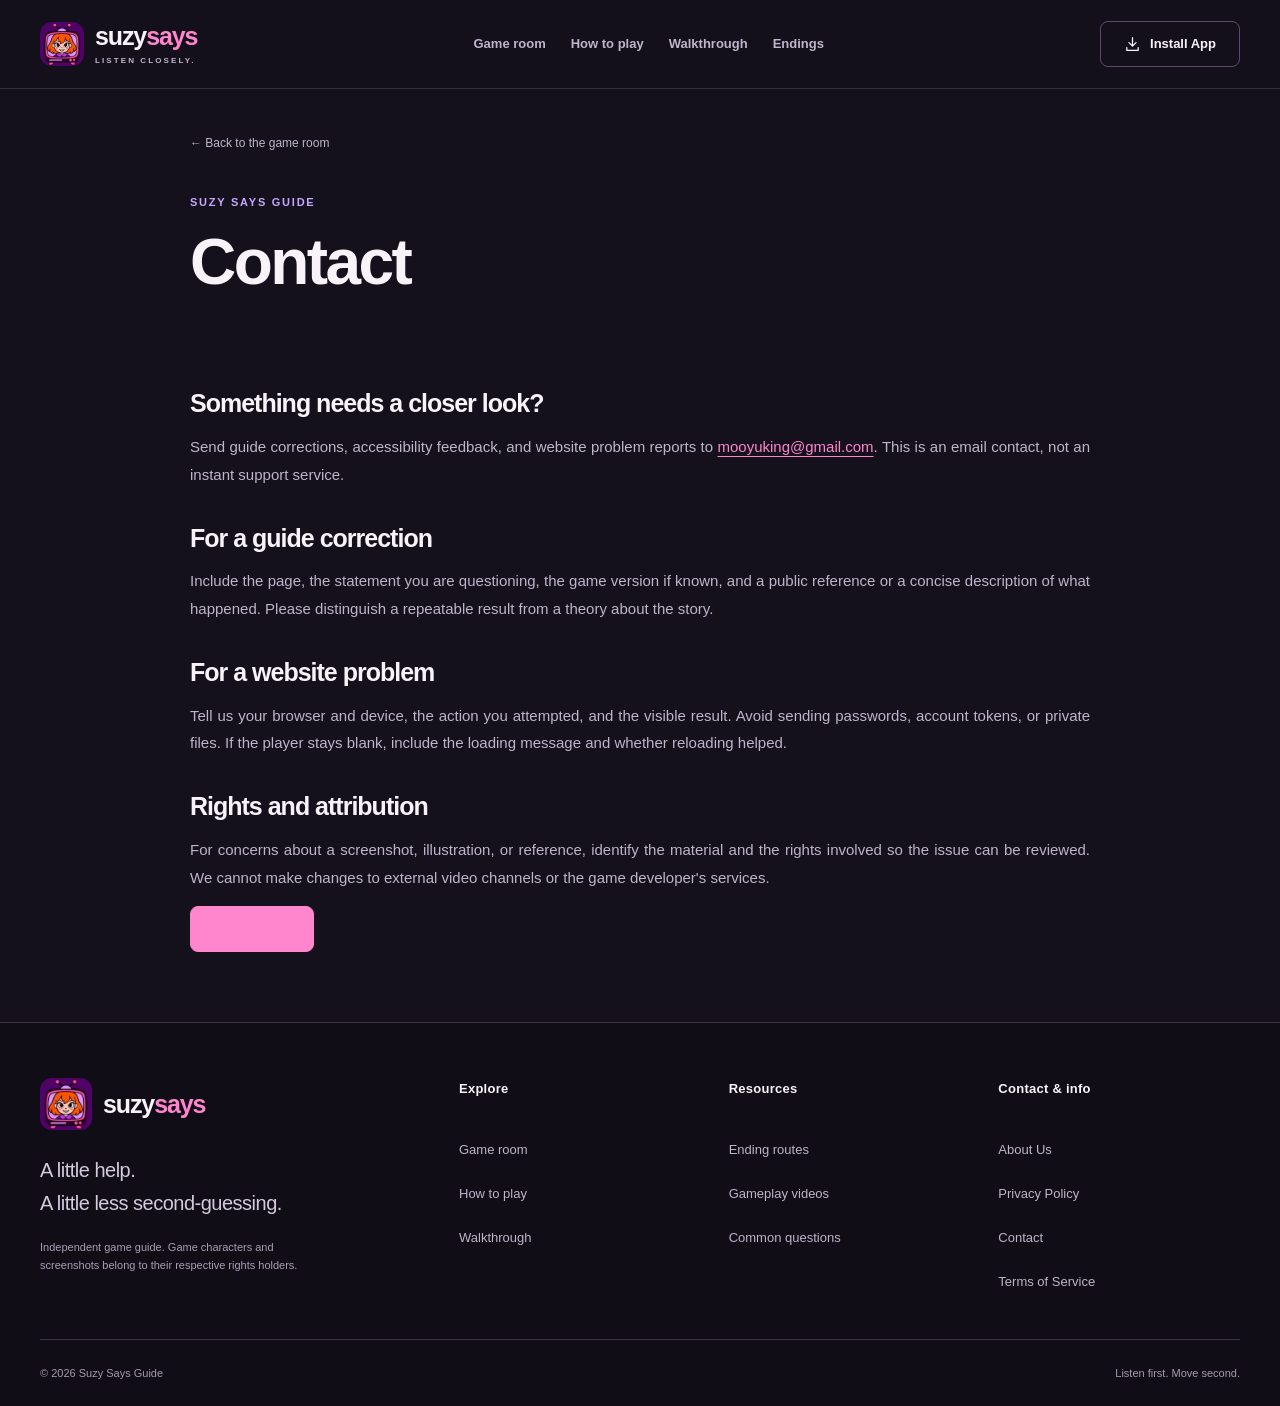
<file: contact/index.html>
<!doctype html><html lang="en"><head><meta charset="utf-8"><meta name="viewport" content="width=device-width,initial-scale=1"><title>Contact | Suzy Says Guide</title><meta name="description" content="Report a Suzy Says guide correction or a website problem. Find the contact email and the details that help us investigate."><meta name="theme-color" content="#14111d"><link rel="canonical" href="https://suzysays.space/contact/"><meta property="og:type" content="website"><meta property="og:title" content="Contact | Suzy Says Guide"><meta property="og:description" content="Report a Suzy Says guide correction or a website problem. Find the contact email and the details that help us investigate."><meta property="og:url" content="https://suzysays.space/contact/"><meta property="og:image" content="https://suzysays.space/icon-512.png"><meta name="twitter:card" content="summary"><link rel="icon" type="image/png" sizes="32x32" href="/icon-32.png"><link rel="apple-touch-icon" href="/icon-180.png"><link rel="manifest" href="/site.webmanifest"><link rel="stylesheet" href="/style.css"><script src="/app.js" defer></script><script src="/analytics.js" defer></script><script type="application/ld+json">{"@context":"https://schema.org","@type":"WebSite","name":"Suzy Says Guide","url":"https://suzysays.space"}</script></head><body><a class="skip-link" href="#main">Skip to content</a><header class="site-header"><div class="wrap header-inner"><a class="brand" href="/" aria-label="Suzy Says home"><img src="/images/suzy-says-logo.webp" width="44" height="44" alt=""><span>suzy<span class="brand-pink">says</span><small>LISTEN CLOSELY.</small></span></a><nav class="main-nav" aria-label="Main navigation"><a href="/">Game room</a><a href="/how-to-play/">How to play</a><a href="/walkthrough/">Walkthrough</a><a href="/endings/">Endings</a></nav><button class="button install-button" data-install><svg width="20" height="20" viewBox="0 0 24 24" fill="none" stroke="currentColor" stroke-width="1.8" stroke-linecap="round" stroke-linejoin="round" aria-hidden="true"><path d="M12 3v12m-5-5 5 5 5-5M4 17v4h16v-4"/></svg><span>Install App</span></button></div></header><main id="main"><div class="wrap legal-wrap"><div class="page-intro"><a class="breadcrumb" href="/">← Back to the game room</a><span class="eyebrow">SUZY SAYS GUIDE</span><h1>Contact</h1><p></p></div><article class="prose legal-copy"><h2>Something needs a closer look?</h2><p>Send guide corrections, accessibility feedback, and website problem reports to <a href="mailto:mooyuking@gmail.com">mooyuking@gmail.com</a>. This is an email contact, not an instant support service.</p><h2>For a guide correction</h2><p>Include the page, the statement you are questioning, the game version if known, and a public reference or a concise description of what happened. Please distinguish a repeatable result from a theory about the story.</p><h2>For a website problem</h2><p>Tell us your browser and device, the action you attempted, and the visible result. Avoid sending passwords, account tokens, or private files. If the player stays blank, include the loading message and whether reloading helped.</p><h2>Rights and attribution</h2><p>For concerns about a screenshot, illustration, or reference, identify the material and the rights involved so the issue can be reviewed. We cannot make changes to external video channels or the game developer's services.</p><a class="button primary" href="mailto:mooyuking@gmail.com">Email us <svg width="20" height="20" viewBox="0 0 24 24" fill="none" stroke="currentColor" stroke-width="1.8" stroke-linecap="round" stroke-linejoin="round" aria-hidden="true"><path d="M5 12h14m-6-6 6 6-6 6"/></svg></a></article></div></main><footer class="site-footer"><div class="wrap"><div class="footer-main"><div class="footer-brand"><a class="brand" href="/"><img src="/images/suzy-says-logo.webp" width="52" height="52" alt="Suzy Says guide character badge"><span>suzy<span class="brand-pink">says</span></span></a><p>A little help.<br>A little less second-guessing.</p><small>Independent game guide. Game characters and screenshots belong to their respective rights holders.</small></div><div class="footer-columns"><div><h2>Explore</h2><a href="/">Game room</a><a href="/how-to-play/">How to play</a><a href="/walkthrough/">Walkthrough</a></div><div><h2>Resources</h2><a href="/endings/">Ending routes</a><a href="/#videos">Gameplay videos</a><a href="/#faq">Common questions</a></div><div><h2>Contact & info</h2><a href="/about/">About Us</a><a href="/privacy/">Privacy Policy</a><a href="/contact/">Contact</a><a href="/terms/">Terms of Service</a></div></div></div><div class="footer-copyright"><span>© 2026 Suzy Says Guide</span><span>Listen first. Move second.</span></div></div></footer><dialog id="help-dialog" aria-labelledby="help-title"><button class="dialog-close" data-close aria-label="Close controls help" title="Close"><svg width="20" height="20" viewBox="0 0 24 24" fill="none" stroke="currentColor" stroke-width="1.8" stroke-linecap="round" stroke-linejoin="round" aria-hidden="true"><path d="m6 6 12 12M6 18 18 6"/></svg></button><span class="eyebrow">A QUICK REMINDER</span><h2 id="help-title">The rules stay simple.</h2><p>WASD to move · Space to jump · C to crouch.</p><p>Check for “Suzy says” before acting. Follow the exact action requested. A help window does not pause a game.</p><a class="button secondary" href="/how-to-play/"><svg width="20" height="20" viewBox="0 0 24 24" fill="none" stroke="currentColor" stroke-width="1.8" stroke-linecap="round" stroke-linejoin="round" aria-hidden="true"><path d="M5 12h14m-6-6 6 6-6 6"/></svg>Read the controls guide</a></dialog><dialog id="install-dialog" aria-labelledby="install-title"><button class="dialog-close" data-close aria-label="Close installation help" title="Close"><svg width="20" height="20" viewBox="0 0 24 24" fill="none" stroke="currentColor" stroke-width="1.8" stroke-linecap="round" stroke-linejoin="round" aria-hidden="true"><path d="m6 6 12 12M6 18 18 6"/></svg></button><img class="install-logo" src="/icon-192.png" width="72" height="72" alt=""><h2 id="install-title">Keep the guide close.</h2><p id="install-message">Use your browser menu to install this site or add it to your home screen. On iPhone or iPad, use Share → Add to Home Screen.</p><p>Installation does not make videos or an external game available offline.</p><button id="native-install" class="button primary" hidden><svg width="20" height="20" viewBox="0 0 24 24" fill="none" stroke="currentColor" stroke-width="1.8" stroke-linecap="round" stroke-linejoin="round" aria-hidden="true"><path d="M12 3v12m-5-5 5 5 5-5M4 17v4h16v-4"/></svg>Install now</button><button class="button secondary" id="copy-link"><svg width="20" height="20" viewBox="0 0 24 24" fill="none" stroke="currentColor" stroke-width="1.8" stroke-linecap="round" stroke-linejoin="round" aria-hidden="true"><path d="M9 9h12v12H9V9ZM15 6V3H3v12h3"/></svg>Copy site link</button><label id="copy-fallback" hidden>Copy this address<input readonly aria-label="Site address"></label><p id="copy-status" role="status"></p></dialog><dialog id="image-dialog" aria-labelledby="image-caption"><button class="dialog-close" data-close aria-label="Close image" title="Close"><svg width="20" height="20" viewBox="0 0 24 24" fill="none" stroke="currentColor" stroke-width="1.8" stroke-linecap="round" stroke-linejoin="round" aria-hidden="true"><path d="m6 6 12 12M6 18 18 6"/></svg></button><img id="large-image" alt=""><p id="image-caption"></p></dialog><p id="site-status" class="sr-only" role="status" aria-live="polite"></p></body></html>
</file>
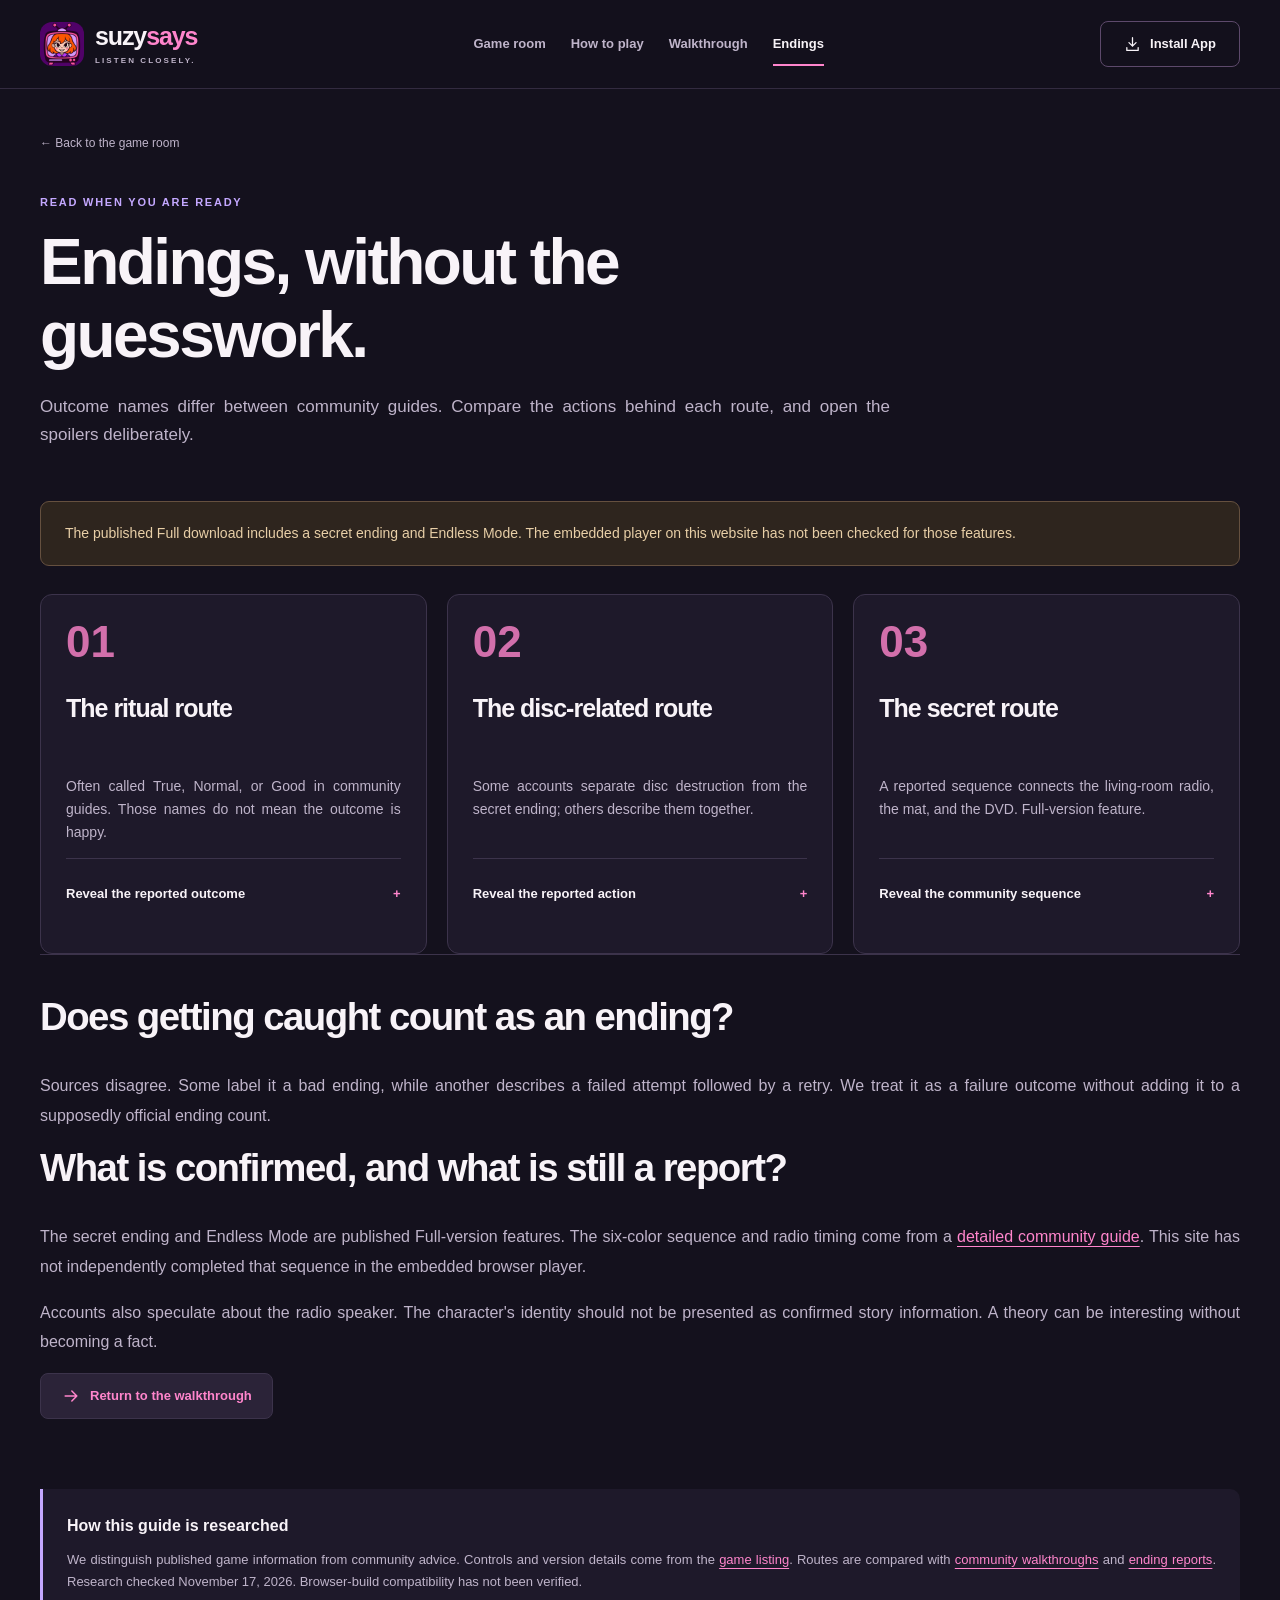
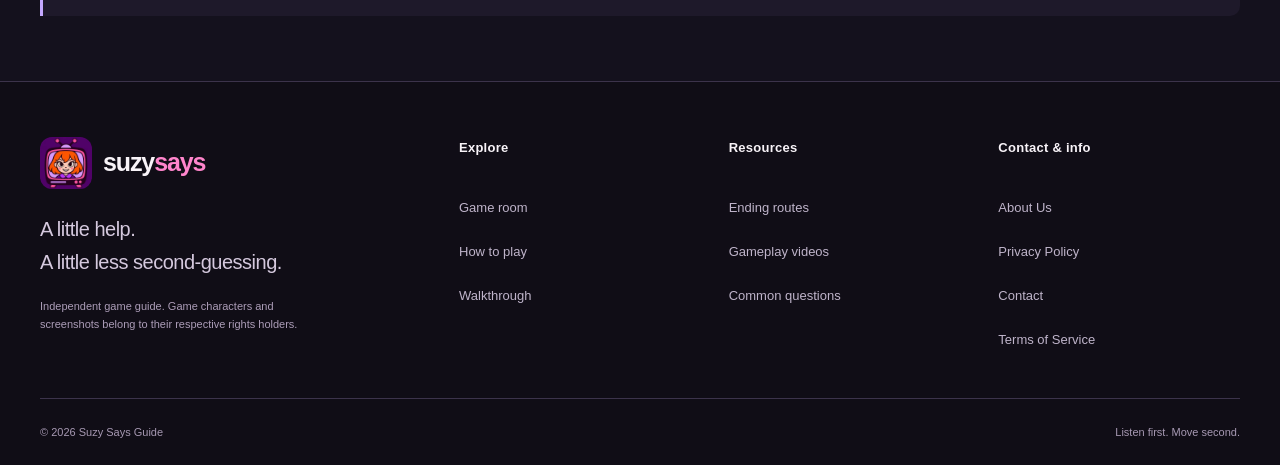
<file: endings/index.html>
<!doctype html><html lang="en"><head><meta charset="utf-8"><meta name="viewport" content="width=device-width,initial-scale=1"><title>Suzy Says Endings &amp; Secret Route Guide</title><meta name="description" content="Compare Suzy Says ritual, disc, and secret-route reports. Check version requirements, the community color sequence, and unresolved ending details."><meta name="theme-color" content="#14111d"><link rel="canonical" href="https://suzysays.space/endings/"><meta property="og:type" content="website"><meta property="og:title" content="Suzy Says Endings &amp; Secret Route Guide"><meta property="og:description" content="Compare Suzy Says ritual, disc, and secret-route reports. Check version requirements, the community color sequence, and unresolved ending details."><meta property="og:url" content="https://suzysays.space/endings/"><meta property="og:image" content="https://suzysays.space/icon-512.png"><meta name="twitter:card" content="summary"><link rel="icon" type="image/png" sizes="32x32" href="/icon-32.png"><link rel="apple-touch-icon" href="/icon-180.png"><link rel="manifest" href="/site.webmanifest"><link rel="stylesheet" href="/style.css"><script src="/app.js" defer></script><script src="/analytics.js" defer></script><script type="application/ld+json">{"@context":"https://schema.org","@type":"WebSite","name":"Suzy Says Guide","url":"https://suzysays.space"}</script></head><body><a class="skip-link" href="#main">Skip to content</a><header class="site-header"><div class="wrap header-inner"><a class="brand" href="/" aria-label="Suzy Says home"><img src="/images/suzy-says-logo.webp" width="44" height="44" alt=""><span>suzy<span class="brand-pink">says</span><small>LISTEN CLOSELY.</small></span></a><nav class="main-nav" aria-label="Main navigation"><a href="/">Game room</a><a href="/how-to-play/">How to play</a><a href="/walkthrough/">Walkthrough</a><a href="/endings/" aria-current="page">Endings</a></nav><button class="button install-button" data-install><svg width="20" height="20" viewBox="0 0 24 24" fill="none" stroke="currentColor" stroke-width="1.8" stroke-linecap="round" stroke-linejoin="round" aria-hidden="true"><path d="M12 3v12m-5-5 5 5 5-5M4 17v4h16v-4"/></svg><span>Install App</span></button></div></header><main id="main"><div class="wrap article-wrap"><div class="page-intro"><a class="breadcrumb" href="/">← Back to the game room</a><span class="eyebrow">READ WHEN YOU ARE READY</span><h1>Endings, without the guesswork.</h1><p>Outcome names differ between community guides. Compare the actions behind each route, and open the spoilers deliberately.</p></div><p class="notice">The published Full download includes a secret ending and Endless Mode. The embedded player on this website has not been checked for those features.</p><div class="ending-grid"><article class="ending-card"><span class="route-number">01</span><h2>The ritual route</h2><p>Often called True, Normal, or Good in community guides. Those names do not mean the outcome is happy.</p><details><summary>Reveal the reported outcome</summary><p>Reports describe gathering four candles, placing them at the mat, and following the symbols instruction. The sequence leads to the television taking the player. Exact placement and version details should be checked in your game.</p></details></article><article class="ending-card"><span class="route-number">02</span><h2>The disc-related route</h2><p>Some accounts separate disc destruction from the secret ending; others describe them together.</p><details><summary>Reveal the reported action</summary><p>Removing and breaking the DVD appears in community descriptions. Whether it can be done directly, requires an earlier completion, or depends on radio events has not been consistently established. Do not assume that breaking the disc alone guarantees the secret outcome.</p></details></article><article class="ending-card"><span class="route-number">03</span><h2>The secret route</h2><p>A reported sequence connects the living-room radio, the mat, and the DVD. Full-version feature.</p><details><summary>Reveal the community sequence</summary><p>One detailed guide reports listening during the introduction, after closing the front door, after the phone call, after hiding, and after the candle request. The final message supplies a color sequence.</p><ol class="color-code"><li>Red</li><li>Yellow</li><li>Red</li><li>Green</li><li>Blue</li><li>Yellow</li></ol><p>That account describes jumping on those colors, then removing and breaking the DVD after an error appears. Whether every broadcast is mandatory or the sequence works without hearing it is unverified.</p></details></article></div><section class="section prose"><h2>Does getting caught count as an ending?</h2><p>Sources disagree. Some label it a bad ending, while another describes a failed attempt followed by a retry. We treat it as a failure outcome without adding it to a supposedly official ending count.</p><h2>What is confirmed, and what is still a report?</h2><p>The secret ending and Endless Mode are published Full-version features. The six-color sequence and radio timing come from a <a href="https://suzysaysguide.com/secret-ending" target="_blank" rel="noopener noreferrer">detailed community guide</a>. This site has not independently completed that sequence in the embedded browser player.</p><p>Accounts also speculate about the radio speaker. The character's identity should not be presented as confirmed story information. A theory can be interesting without becoming a fact.</p><a class="button secondary" href="/walkthrough/"><svg width="20" height="20" viewBox="0 0 24 24" fill="none" stroke="currentColor" stroke-width="1.8" stroke-linecap="round" stroke-linejoin="round" aria-hidden="true"><path d="M5 12h14m-6-6 6 6-6 6"/></svg>Return to the walkthrough</a></section><aside class="source-note"><strong>How this guide is researched</strong><p>We distinguish published game information from community advice. Controls and version details come from the <a href="https://moonbit.itch.io/suzy-says" target="_blank" rel="noopener noreferrer">game listing</a>. Routes are compared with <a href="https://suzysaysguide.com/walkthrough" target="_blank" rel="noopener noreferrer">community walkthroughs</a> and <a href="https://suzysays.org/endings/" target="_blank" rel="noopener noreferrer">ending reports</a>. Research checked November 17, 2026. Browser-build compatibility has not been verified.</p></aside></div></main><footer class="site-footer"><div class="wrap"><div class="footer-main"><div class="footer-brand"><a class="brand" href="/"><img src="/images/suzy-says-logo.webp" width="52" height="52" alt="Suzy Says guide character badge"><span>suzy<span class="brand-pink">says</span></span></a><p>A little help.<br>A little less second-guessing.</p><small>Independent game guide. Game characters and screenshots belong to their respective rights holders.</small></div><div class="footer-columns"><div><h2>Explore</h2><a href="/">Game room</a><a href="/how-to-play/">How to play</a><a href="/walkthrough/">Walkthrough</a></div><div><h2>Resources</h2><a href="/endings/">Ending routes</a><a href="/#videos">Gameplay videos</a><a href="/#faq">Common questions</a></div><div><h2>Contact & info</h2><a href="/about/">About Us</a><a href="/privacy/">Privacy Policy</a><a href="/contact/">Contact</a><a href="/terms/">Terms of Service</a></div></div></div><div class="footer-copyright"><span>© 2026 Suzy Says Guide</span><span>Listen first. Move second.</span></div></div></footer><dialog id="help-dialog" aria-labelledby="help-title"><button class="dialog-close" data-close aria-label="Close controls help" title="Close"><svg width="20" height="20" viewBox="0 0 24 24" fill="none" stroke="currentColor" stroke-width="1.8" stroke-linecap="round" stroke-linejoin="round" aria-hidden="true"><path d="m6 6 12 12M6 18 18 6"/></svg></button><span class="eyebrow">A QUICK REMINDER</span><h2 id="help-title">The rules stay simple.</h2><p>WASD to move · Space to jump · C to crouch.</p><p>Check for “Suzy says” before acting. Follow the exact action requested. A help window does not pause a game.</p><a class="button secondary" href="/how-to-play/"><svg width="20" height="20" viewBox="0 0 24 24" fill="none" stroke="currentColor" stroke-width="1.8" stroke-linecap="round" stroke-linejoin="round" aria-hidden="true"><path d="M5 12h14m-6-6 6 6-6 6"/></svg>Read the controls guide</a></dialog><dialog id="install-dialog" aria-labelledby="install-title"><button class="dialog-close" data-close aria-label="Close installation help" title="Close"><svg width="20" height="20" viewBox="0 0 24 24" fill="none" stroke="currentColor" stroke-width="1.8" stroke-linecap="round" stroke-linejoin="round" aria-hidden="true"><path d="m6 6 12 12M6 18 18 6"/></svg></button><img class="install-logo" src="/icon-192.png" width="72" height="72" alt=""><h2 id="install-title">Keep the guide close.</h2><p id="install-message">Use your browser menu to install this site or add it to your home screen. On iPhone or iPad, use Share → Add to Home Screen.</p><p>Installation does not make videos or an external game available offline.</p><button id="native-install" class="button primary" hidden><svg width="20" height="20" viewBox="0 0 24 24" fill="none" stroke="currentColor" stroke-width="1.8" stroke-linecap="round" stroke-linejoin="round" aria-hidden="true"><path d="M12 3v12m-5-5 5 5 5-5M4 17v4h16v-4"/></svg>Install now</button><button class="button secondary" id="copy-link"><svg width="20" height="20" viewBox="0 0 24 24" fill="none" stroke="currentColor" stroke-width="1.8" stroke-linecap="round" stroke-linejoin="round" aria-hidden="true"><path d="M9 9h12v12H9V9ZM15 6V3H3v12h3"/></svg>Copy site link</button><label id="copy-fallback" hidden>Copy this address<input readonly aria-label="Site address"></label><p id="copy-status" role="status"></p></dialog><dialog id="image-dialog" aria-labelledby="image-caption"><button class="dialog-close" data-close aria-label="Close image" title="Close"><svg width="20" height="20" viewBox="0 0 24 24" fill="none" stroke="currentColor" stroke-width="1.8" stroke-linecap="round" stroke-linejoin="round" aria-hidden="true"><path d="m6 6 12 12M6 18 18 6"/></svg></button><img id="large-image" alt=""><p id="image-caption"></p></dialog><p id="site-status" class="sr-only" role="status" aria-live="polite"></p></body></html>
</file>
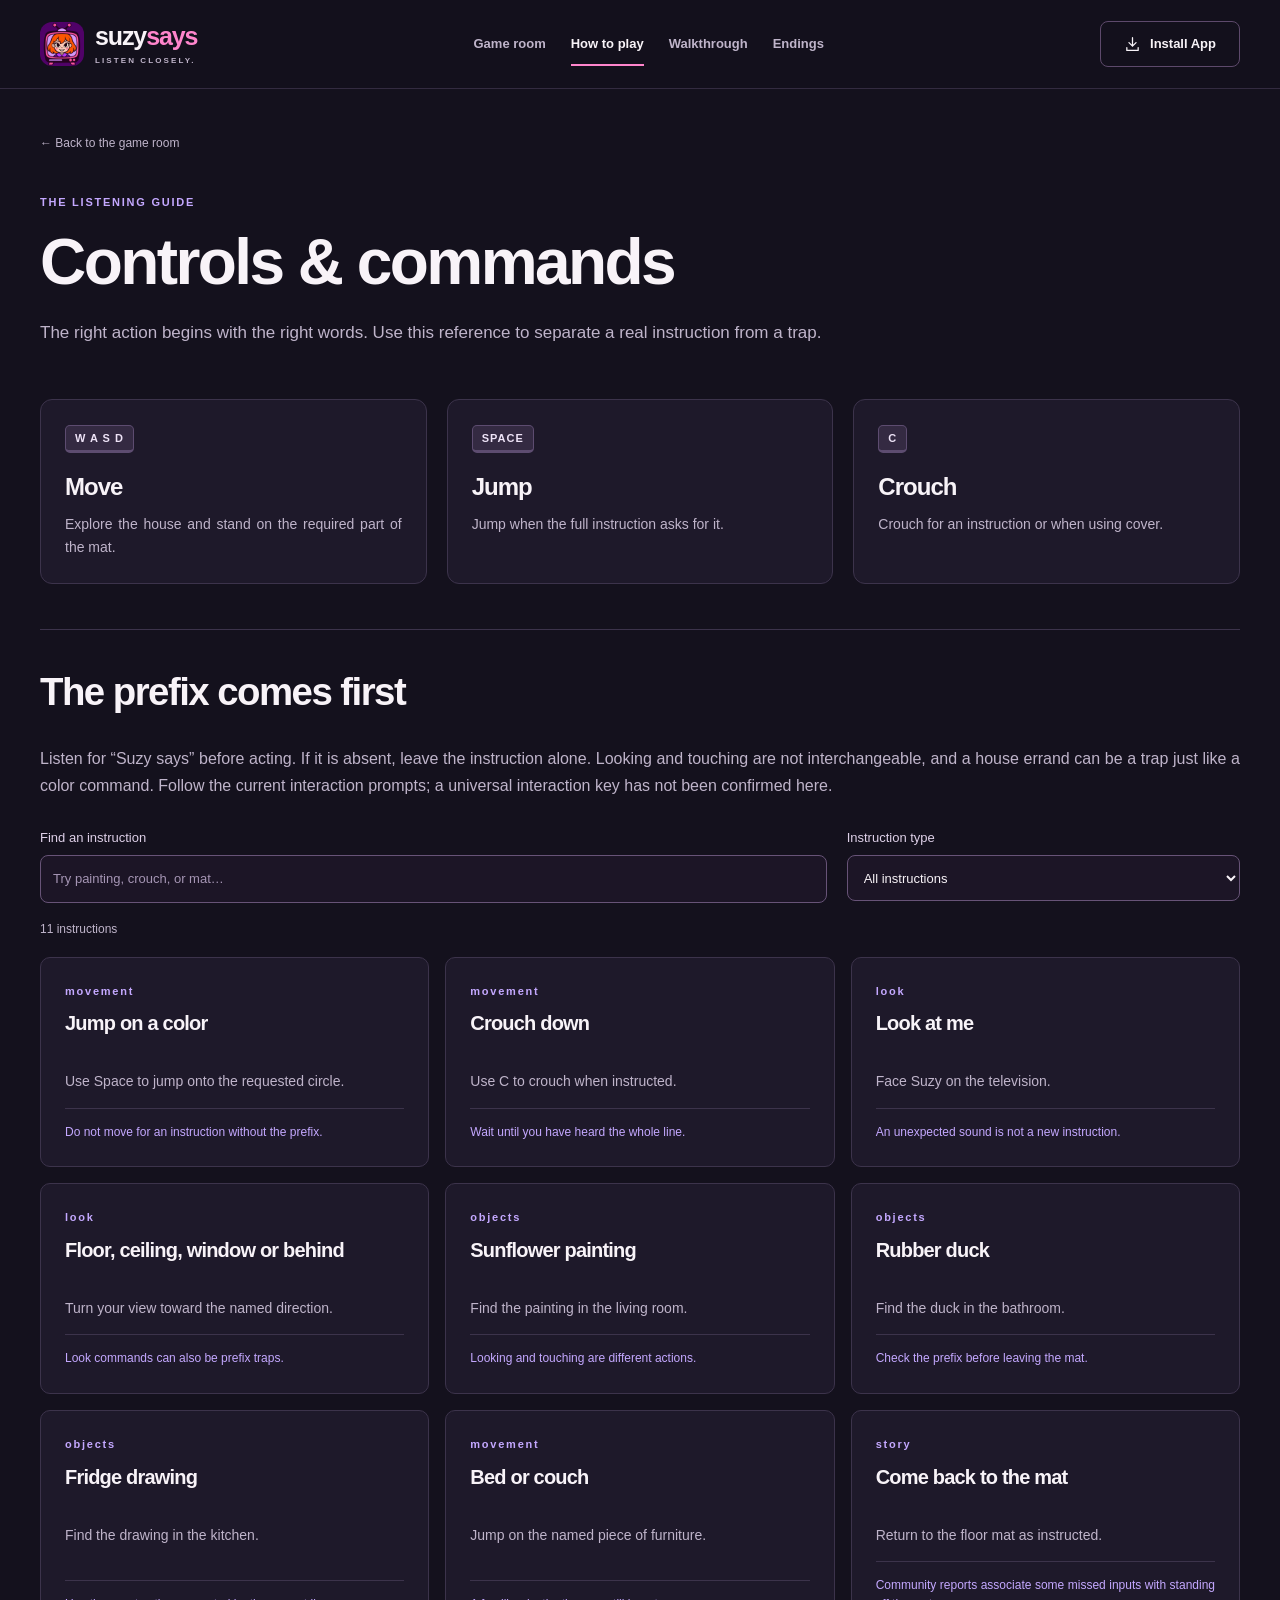
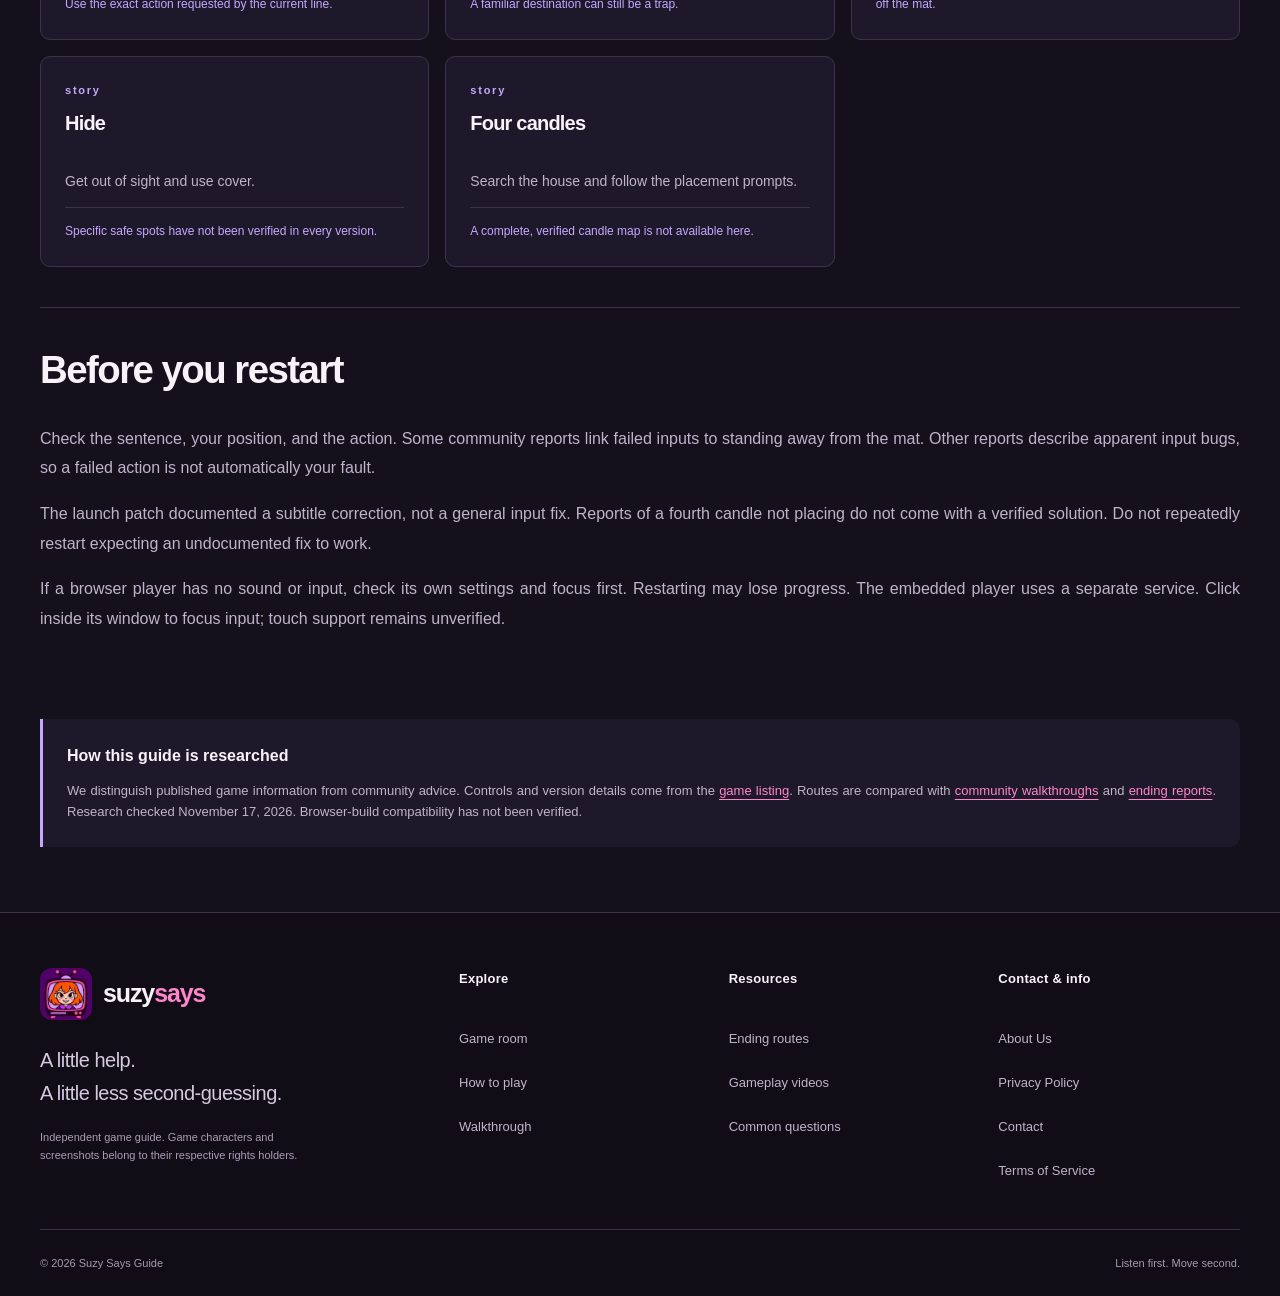
<file: how-to-play/index.html>
<!doctype html><html lang="en"><head><meta charset="utf-8"><meta name="viewport" content="width=device-width,initial-scale=1"><title>Suzy Says Controls, Commands &amp; Troubleshooting</title><meta name="description" content="Find Suzy Says controls, search community-reported commands, understand the prefix rule, and check common mistakes before restarting."><meta name="theme-color" content="#14111d"><link rel="canonical" href="https://suzysays.space/how-to-play/"><meta property="og:type" content="website"><meta property="og:title" content="Suzy Says Controls, Commands &amp; Troubleshooting"><meta property="og:description" content="Find Suzy Says controls, search community-reported commands, understand the prefix rule, and check common mistakes before restarting."><meta property="og:url" content="https://suzysays.space/how-to-play/"><meta property="og:image" content="https://suzysays.space/icon-512.png"><meta name="twitter:card" content="summary"><link rel="icon" type="image/png" sizes="32x32" href="/icon-32.png"><link rel="apple-touch-icon" href="/icon-180.png"><link rel="manifest" href="/site.webmanifest"><link rel="stylesheet" href="/style.css"><script src="/app.js" defer></script><script src="/analytics.js" defer></script><script type="application/ld+json">{"@context":"https://schema.org","@type":"WebSite","name":"Suzy Says Guide","url":"https://suzysays.space"}</script></head><body><a class="skip-link" href="#main">Skip to content</a><header class="site-header"><div class="wrap header-inner"><a class="brand" href="/" aria-label="Suzy Says home"><img src="/images/suzy-says-logo.webp" width="44" height="44" alt=""><span>suzy<span class="brand-pink">says</span><small>LISTEN CLOSELY.</small></span></a><nav class="main-nav" aria-label="Main navigation"><a href="/">Game room</a><a href="/how-to-play/" aria-current="page">How to play</a><a href="/walkthrough/">Walkthrough</a><a href="/endings/">Endings</a></nav><button class="button install-button" data-install><svg width="20" height="20" viewBox="0 0 24 24" fill="none" stroke="currentColor" stroke-width="1.8" stroke-linecap="round" stroke-linejoin="round" aria-hidden="true"><path d="M12 3v12m-5-5 5 5 5-5M4 17v4h16v-4"/></svg><span>Install App</span></button></div></header><main id="main"><div class="wrap article-wrap"><div class="page-intro"><a class="breadcrumb" href="/">← Back to the game room</a><span class="eyebrow">THE LISTENING GUIDE</span><h1>Controls & commands</h1><p>The right action begins with the right words. Use this reference to separate a real instruction from a trap.</p></div><div class="control-summary"><div><kbd>W A S D</kbd><h2>Move</h2><p>Explore the house and stand on the required part of the mat.</p></div><div><kbd>SPACE</kbd><h2>Jump</h2><p>Jump when the full instruction asks for it.</p></div><div><kbd>C</kbd><h2>Crouch</h2><p>Crouch for an instruction or when using cover.</p></div></div><section class="section"><h2>The prefix comes first</h2><p>Listen for “Suzy says” before acting. If it is absent, leave the instruction alone. Looking and touching are not interchangeable, and a house errand can be a trap just like a color command. Follow the current interaction prompts; a universal interaction key has not been confirmed here.</p><div class="command-tools"><label>Find an instruction<input id="command-search" type="search" placeholder="Try painting, crouch, or mat…" autocomplete="off"></label><label>Instruction type<select id="command-type"><option value="all">All instructions</option><option value="movement">Movement</option><option value="look">Looking</option><option value="objects">Objects</option><option value="story">Story</option></select></label></div><p id="command-count" role="status">11 instructions</p><div class="command-list"><article class="command-card" data-type="movement"><span class="eyebrow">movement</span><h3>Jump on a color</h3><p>Use Space to jump onto the requested circle.</p><small>Do not move for an instruction without the prefix.</small></article><article class="command-card" data-type="movement"><span class="eyebrow">movement</span><h3>Crouch down</h3><p>Use C to crouch when instructed.</p><small>Wait until you have heard the whole line.</small></article><article class="command-card" data-type="look"><span class="eyebrow">look</span><h3>Look at me</h3><p>Face Suzy on the television.</p><small>An unexpected sound is not a new instruction.</small></article><article class="command-card" data-type="look"><span class="eyebrow">look</span><h3>Floor, ceiling, window or behind</h3><p>Turn your view toward the named direction.</p><small>Look commands can also be prefix traps.</small></article><article class="command-card" data-type="objects"><span class="eyebrow">objects</span><h3>Sunflower painting</h3><p>Find the painting in the living room.</p><small>Looking and touching are different actions.</small></article><article class="command-card" data-type="objects"><span class="eyebrow">objects</span><h3>Rubber duck</h3><p>Find the duck in the bathroom.</p><small>Check the prefix before leaving the mat.</small></article><article class="command-card" data-type="objects"><span class="eyebrow">objects</span><h3>Fridge drawing</h3><p>Find the drawing in the kitchen.</p><small>Use the exact action requested by the current line.</small></article><article class="command-card" data-type="movement"><span class="eyebrow">movement</span><h3>Bed or couch</h3><p>Jump on the named piece of furniture.</p><small>A familiar destination can still be a trap.</small></article><article class="command-card" data-type="story"><span class="eyebrow">story</span><h3>Come back to the mat</h3><p>Return to the floor mat as instructed.</p><small>Community reports associate some missed inputs with standing off the mat.</small></article><article class="command-card" data-type="story"><span class="eyebrow">story</span><h3>Hide</h3><p>Get out of sight and use cover.</p><small>Specific safe spots have not been verified in every version.</small></article><article class="command-card" data-type="story"><span class="eyebrow">story</span><h3>Four candles</h3><p>Search the house and follow the placement prompts.</p><small>A complete, verified candle map is not available here.</small></article></div><div id="command-empty" hidden><p>No matching instructions. Try a broader word or clear the filters.</p><button class="button secondary" id="clear-commands">Clear filters</button></div></section><section class="section" id="troubleshooting"><h2>Before you restart</h2><div class="prose"><p>Check the sentence, your position, and the action. Some community reports link failed inputs to standing away from the mat. Other reports describe apparent input bugs, so a failed action is not automatically your fault.</p><p>The launch patch documented a subtitle correction, not a general input fix. Reports of a fourth candle not placing do not come with a verified solution. Do not repeatedly restart expecting an undocumented fix to work.</p><p>If a browser player has no sound or input, check its own settings and focus first. Restarting may lose progress. The embedded player uses a separate service. Click inside its window to focus input; touch support remains unverified.</p></div></section><aside class="source-note"><strong>How this guide is researched</strong><p>We distinguish published game information from community advice. Controls and version details come from the <a href="https://moonbit.itch.io/suzy-says" target="_blank" rel="noopener noreferrer">game listing</a>. Routes are compared with <a href="https://suzysaysguide.com/walkthrough" target="_blank" rel="noopener noreferrer">community walkthroughs</a> and <a href="https://suzysays.org/endings/" target="_blank" rel="noopener noreferrer">ending reports</a>. Research checked November 17, 2026. Browser-build compatibility has not been verified.</p></aside></div></main><footer class="site-footer"><div class="wrap"><div class="footer-main"><div class="footer-brand"><a class="brand" href="/"><img src="/images/suzy-says-logo.webp" width="52" height="52" alt="Suzy Says guide character badge"><span>suzy<span class="brand-pink">says</span></span></a><p>A little help.<br>A little less second-guessing.</p><small>Independent game guide. Game characters and screenshots belong to their respective rights holders.</small></div><div class="footer-columns"><div><h2>Explore</h2><a href="/">Game room</a><a href="/how-to-play/">How to play</a><a href="/walkthrough/">Walkthrough</a></div><div><h2>Resources</h2><a href="/endings/">Ending routes</a><a href="/#videos">Gameplay videos</a><a href="/#faq">Common questions</a></div><div><h2>Contact & info</h2><a href="/about/">About Us</a><a href="/privacy/">Privacy Policy</a><a href="/contact/">Contact</a><a href="/terms/">Terms of Service</a></div></div></div><div class="footer-copyright"><span>© 2026 Suzy Says Guide</span><span>Listen first. Move second.</span></div></div></footer><dialog id="help-dialog" aria-labelledby="help-title"><button class="dialog-close" data-close aria-label="Close controls help" title="Close"><svg width="20" height="20" viewBox="0 0 24 24" fill="none" stroke="currentColor" stroke-width="1.8" stroke-linecap="round" stroke-linejoin="round" aria-hidden="true"><path d="m6 6 12 12M6 18 18 6"/></svg></button><span class="eyebrow">A QUICK REMINDER</span><h2 id="help-title">The rules stay simple.</h2><p>WASD to move · Space to jump · C to crouch.</p><p>Check for “Suzy says” before acting. Follow the exact action requested. A help window does not pause a game.</p><a class="button secondary" href="/how-to-play/"><svg width="20" height="20" viewBox="0 0 24 24" fill="none" stroke="currentColor" stroke-width="1.8" stroke-linecap="round" stroke-linejoin="round" aria-hidden="true"><path d="M5 12h14m-6-6 6 6-6 6"/></svg>Read the controls guide</a></dialog><dialog id="install-dialog" aria-labelledby="install-title"><button class="dialog-close" data-close aria-label="Close installation help" title="Close"><svg width="20" height="20" viewBox="0 0 24 24" fill="none" stroke="currentColor" stroke-width="1.8" stroke-linecap="round" stroke-linejoin="round" aria-hidden="true"><path d="m6 6 12 12M6 18 18 6"/></svg></button><img class="install-logo" src="/icon-192.png" width="72" height="72" alt=""><h2 id="install-title">Keep the guide close.</h2><p id="install-message">Use your browser menu to install this site or add it to your home screen. On iPhone or iPad, use Share → Add to Home Screen.</p><p>Installation does not make videos or an external game available offline.</p><button id="native-install" class="button primary" hidden><svg width="20" height="20" viewBox="0 0 24 24" fill="none" stroke="currentColor" stroke-width="1.8" stroke-linecap="round" stroke-linejoin="round" aria-hidden="true"><path d="M12 3v12m-5-5 5 5 5-5M4 17v4h16v-4"/></svg>Install now</button><button class="button secondary" id="copy-link"><svg width="20" height="20" viewBox="0 0 24 24" fill="none" stroke="currentColor" stroke-width="1.8" stroke-linecap="round" stroke-linejoin="round" aria-hidden="true"><path d="M9 9h12v12H9V9ZM15 6V3H3v12h3"/></svg>Copy site link</button><label id="copy-fallback" hidden>Copy this address<input readonly aria-label="Site address"></label><p id="copy-status" role="status"></p></dialog><dialog id="image-dialog" aria-labelledby="image-caption"><button class="dialog-close" data-close aria-label="Close image" title="Close"><svg width="20" height="20" viewBox="0 0 24 24" fill="none" stroke="currentColor" stroke-width="1.8" stroke-linecap="round" stroke-linejoin="round" aria-hidden="true"><path d="m6 6 12 12M6 18 18 6"/></svg></button><img id="large-image" alt=""><p id="image-caption"></p></dialog><p id="site-status" class="sr-only" role="status" aria-live="polite"></p></body></html>
</file>
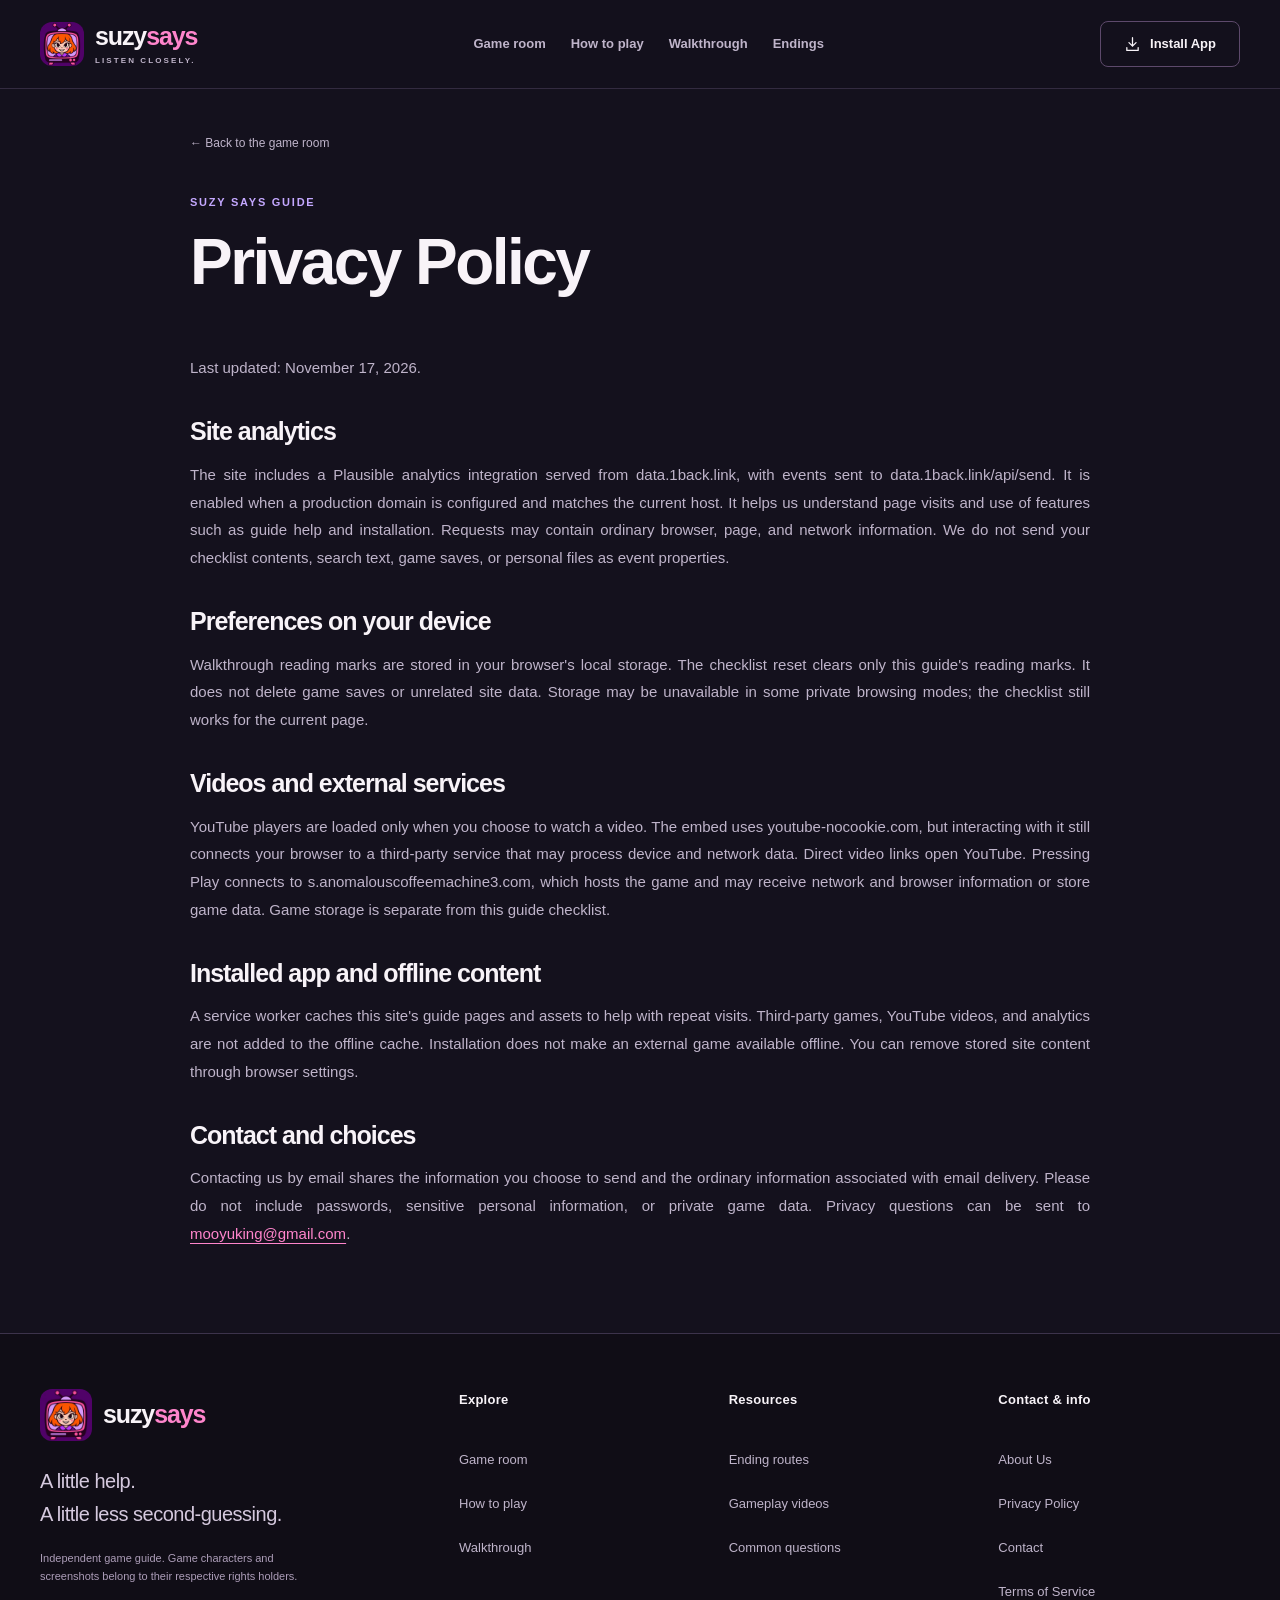
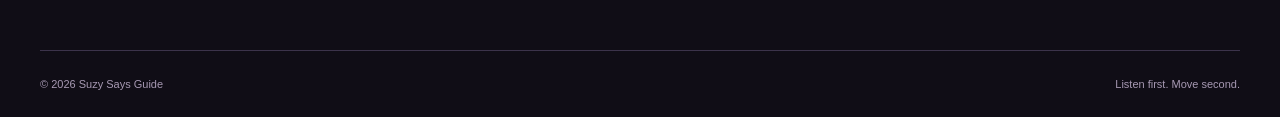
<file: privacy/index.html>
<!doctype html><html lang="en"><head><meta charset="utf-8"><meta name="viewport" content="width=device-width,initial-scale=1"><title>Privacy Policy | Suzy Says Guide</title><meta name="description" content="How this Suzy Says guide uses local reading preferences, optional video embeds, site analytics, and application caching."><meta name="theme-color" content="#14111d"><link rel="canonical" href="https://suzysays.space/privacy/"><meta property="og:type" content="website"><meta property="og:title" content="Privacy Policy | Suzy Says Guide"><meta property="og:description" content="How this Suzy Says guide uses local reading preferences, optional video embeds, site analytics, and application caching."><meta property="og:url" content="https://suzysays.space/privacy/"><meta property="og:image" content="https://suzysays.space/icon-512.png"><meta name="twitter:card" content="summary"><link rel="icon" type="image/png" sizes="32x32" href="/icon-32.png"><link rel="apple-touch-icon" href="/icon-180.png"><link rel="manifest" href="/site.webmanifest"><link rel="stylesheet" href="/style.css"><script src="/app.js" defer></script><script src="/analytics.js" defer></script><script type="application/ld+json">{"@context":"https://schema.org","@type":"WebSite","name":"Suzy Says Guide","url":"https://suzysays.space"}</script></head><body><a class="skip-link" href="#main">Skip to content</a><header class="site-header"><div class="wrap header-inner"><a class="brand" href="/" aria-label="Suzy Says home"><img src="/images/suzy-says-logo.webp" width="44" height="44" alt=""><span>suzy<span class="brand-pink">says</span><small>LISTEN CLOSELY.</small></span></a><nav class="main-nav" aria-label="Main navigation"><a href="/">Game room</a><a href="/how-to-play/">How to play</a><a href="/walkthrough/">Walkthrough</a><a href="/endings/">Endings</a></nav><button class="button install-button" data-install><svg width="20" height="20" viewBox="0 0 24 24" fill="none" stroke="currentColor" stroke-width="1.8" stroke-linecap="round" stroke-linejoin="round" aria-hidden="true"><path d="M12 3v12m-5-5 5 5 5-5M4 17v4h16v-4"/></svg><span>Install App</span></button></div></header><main id="main"><div class="wrap legal-wrap"><div class="page-intro"><a class="breadcrumb" href="/">← Back to the game room</a><span class="eyebrow">SUZY SAYS GUIDE</span><h1>Privacy Policy</h1><p></p></div><article class="prose legal-copy"><p>Last updated: November 17, 2026.</p><h2>Site analytics</h2><p>The site includes a Plausible analytics integration served from data.1back.link, with events sent to data.1back.link/api/send. It is enabled when a production domain is configured and matches the current host. It helps us understand page visits and use of features such as guide help and installation. Requests may contain ordinary browser, page, and network information. We do not send your checklist contents, search text, game saves, or personal files as event properties.</p><h2>Preferences on your device</h2><p>Walkthrough reading marks are stored in your browser's local storage. The checklist reset clears only this guide's reading marks. It does not delete game saves or unrelated site data. Storage may be unavailable in some private browsing modes; the checklist still works for the current page.</p><h2>Videos and external services</h2><p>YouTube players are loaded only when you choose to watch a video. The embed uses youtube-nocookie.com, but interacting with it still connects your browser to a third-party service that may process device and network data. Direct video links open YouTube. Pressing Play connects to s.anomalouscoffeemachine3.com, which hosts the game and may receive network and browser information or store game data. Game storage is separate from this guide checklist.</p><h2>Installed app and offline content</h2><p>A service worker caches this site's guide pages and assets to help with repeat visits. Third-party games, YouTube videos, and analytics are not added to the offline cache. Installation does not make an external game available offline. You can remove stored site content through browser settings.</p><h2>Contact and choices</h2><p>Contacting us by email shares the information you choose to send and the ordinary information associated with email delivery. Please do not include passwords, sensitive personal information, or private game data. Privacy questions can be sent to <a href="mailto:mooyuking@gmail.com">mooyuking@gmail.com</a>.</p></article></div></main><footer class="site-footer"><div class="wrap"><div class="footer-main"><div class="footer-brand"><a class="brand" href="/"><img src="/images/suzy-says-logo.webp" width="52" height="52" alt="Suzy Says guide character badge"><span>suzy<span class="brand-pink">says</span></span></a><p>A little help.<br>A little less second-guessing.</p><small>Independent game guide. Game characters and screenshots belong to their respective rights holders.</small></div><div class="footer-columns"><div><h2>Explore</h2><a href="/">Game room</a><a href="/how-to-play/">How to play</a><a href="/walkthrough/">Walkthrough</a></div><div><h2>Resources</h2><a href="/endings/">Ending routes</a><a href="/#videos">Gameplay videos</a><a href="/#faq">Common questions</a></div><div><h2>Contact & info</h2><a href="/about/">About Us</a><a href="/privacy/">Privacy Policy</a><a href="/contact/">Contact</a><a href="/terms/">Terms of Service</a></div></div></div><div class="footer-copyright"><span>© 2026 Suzy Says Guide</span><span>Listen first. Move second.</span></div></div></footer><dialog id="help-dialog" aria-labelledby="help-title"><button class="dialog-close" data-close aria-label="Close controls help" title="Close"><svg width="20" height="20" viewBox="0 0 24 24" fill="none" stroke="currentColor" stroke-width="1.8" stroke-linecap="round" stroke-linejoin="round" aria-hidden="true"><path d="m6 6 12 12M6 18 18 6"/></svg></button><span class="eyebrow">A QUICK REMINDER</span><h2 id="help-title">The rules stay simple.</h2><p>WASD to move · Space to jump · C to crouch.</p><p>Check for “Suzy says” before acting. Follow the exact action requested. A help window does not pause a game.</p><a class="button secondary" href="/how-to-play/"><svg width="20" height="20" viewBox="0 0 24 24" fill="none" stroke="currentColor" stroke-width="1.8" stroke-linecap="round" stroke-linejoin="round" aria-hidden="true"><path d="M5 12h14m-6-6 6 6-6 6"/></svg>Read the controls guide</a></dialog><dialog id="install-dialog" aria-labelledby="install-title"><button class="dialog-close" data-close aria-label="Close installation help" title="Close"><svg width="20" height="20" viewBox="0 0 24 24" fill="none" stroke="currentColor" stroke-width="1.8" stroke-linecap="round" stroke-linejoin="round" aria-hidden="true"><path d="m6 6 12 12M6 18 18 6"/></svg></button><img class="install-logo" src="/icon-192.png" width="72" height="72" alt=""><h2 id="install-title">Keep the guide close.</h2><p id="install-message">Use your browser menu to install this site or add it to your home screen. On iPhone or iPad, use Share → Add to Home Screen.</p><p>Installation does not make videos or an external game available offline.</p><button id="native-install" class="button primary" hidden><svg width="20" height="20" viewBox="0 0 24 24" fill="none" stroke="currentColor" stroke-width="1.8" stroke-linecap="round" stroke-linejoin="round" aria-hidden="true"><path d="M12 3v12m-5-5 5 5 5-5M4 17v4h16v-4"/></svg>Install now</button><button class="button secondary" id="copy-link"><svg width="20" height="20" viewBox="0 0 24 24" fill="none" stroke="currentColor" stroke-width="1.8" stroke-linecap="round" stroke-linejoin="round" aria-hidden="true"><path d="M9 9h12v12H9V9ZM15 6V3H3v12h3"/></svg>Copy site link</button><label id="copy-fallback" hidden>Copy this address<input readonly aria-label="Site address"></label><p id="copy-status" role="status"></p></dialog><dialog id="image-dialog" aria-labelledby="image-caption"><button class="dialog-close" data-close aria-label="Close image" title="Close"><svg width="20" height="20" viewBox="0 0 24 24" fill="none" stroke="currentColor" stroke-width="1.8" stroke-linecap="round" stroke-linejoin="round" aria-hidden="true"><path d="m6 6 12 12M6 18 18 6"/></svg></button><img id="large-image" alt=""><p id="image-caption"></p></dialog><p id="site-status" class="sr-only" role="status" aria-live="polite"></p></body></html>
</file>
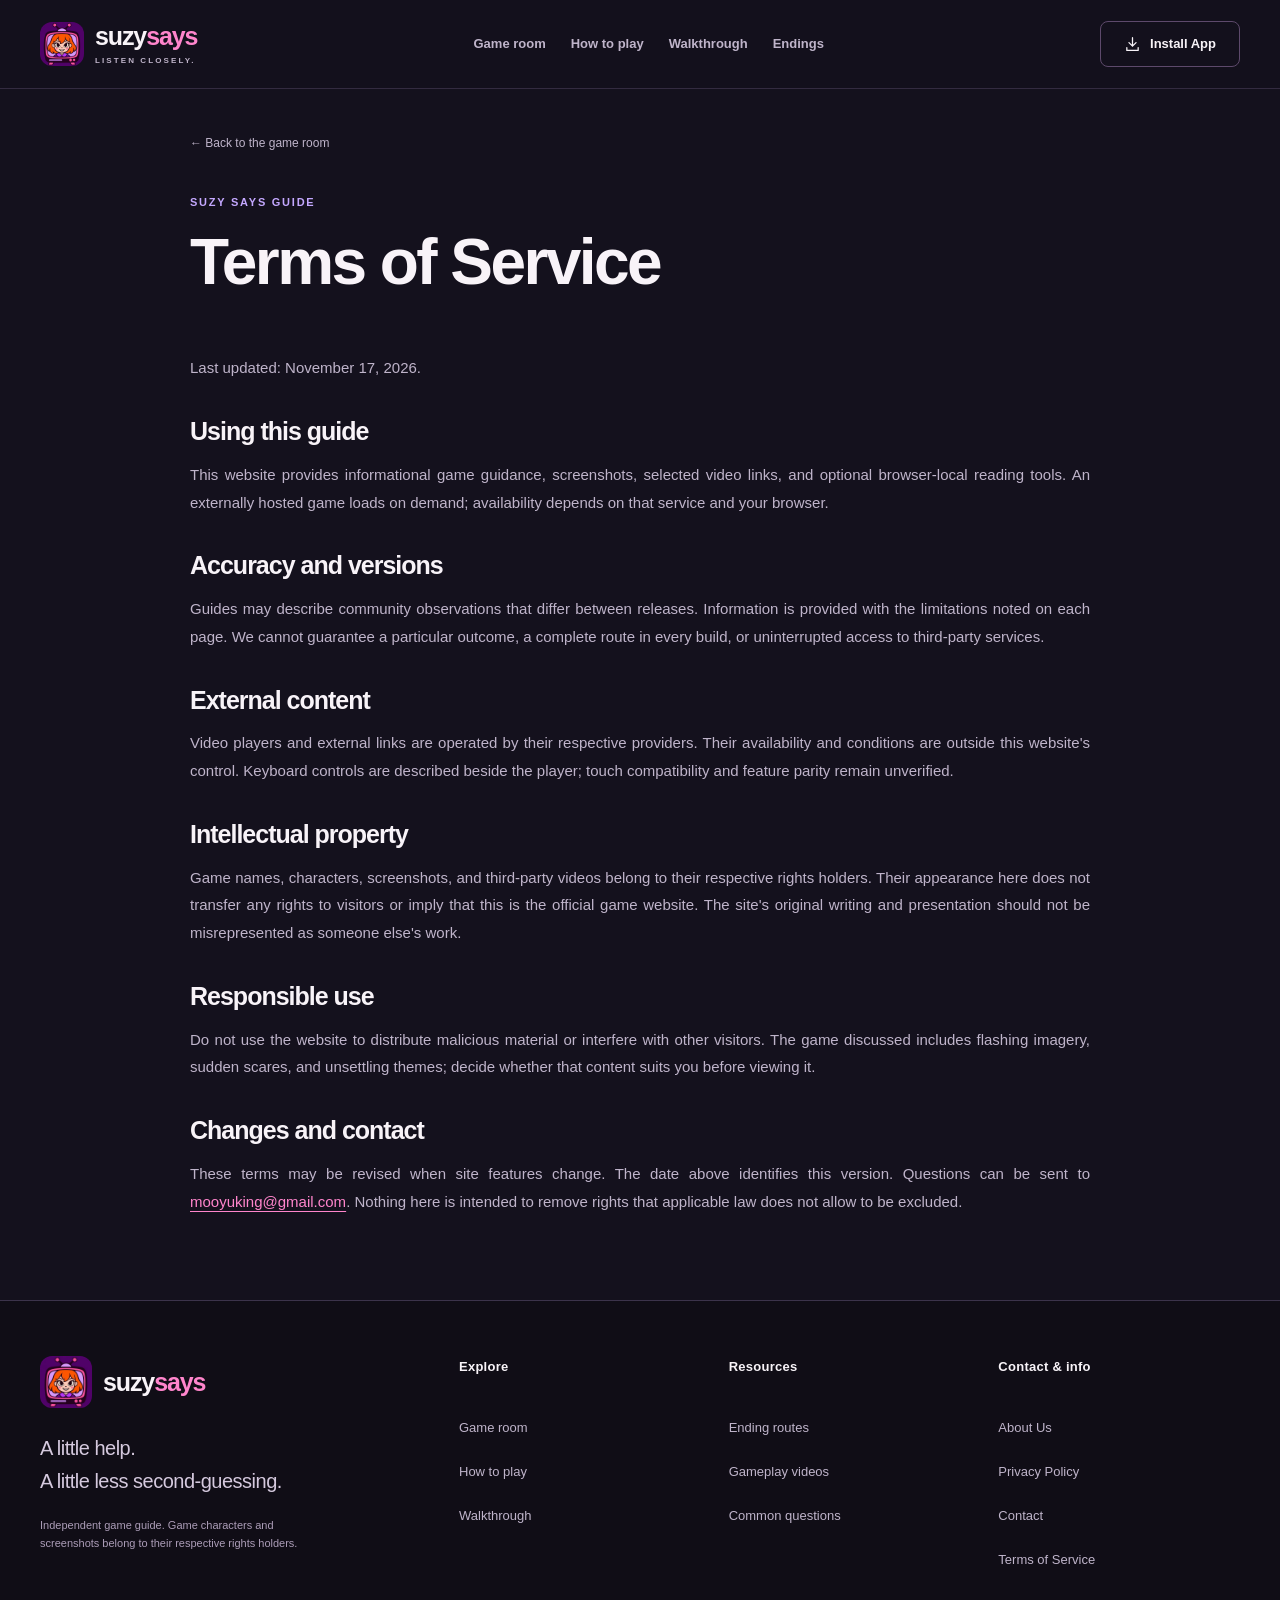
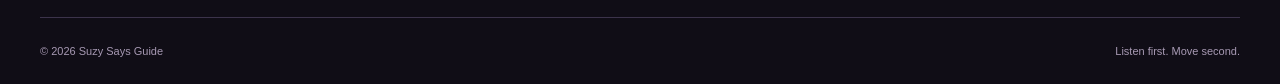
<file: terms/index.html>
<!doctype html><html lang="en"><head><meta charset="utf-8"><meta name="viewport" content="width=device-width,initial-scale=1"><title>Terms of Service | Suzy Says Guide</title><meta name="description" content="Terms for using this independent Suzy Says guide, its community information, videos, screenshots, and embedded game area."><meta name="theme-color" content="#14111d"><link rel="canonical" href="https://suzysays.space/terms/"><meta property="og:type" content="website"><meta property="og:title" content="Terms of Service | Suzy Says Guide"><meta property="og:description" content="Terms for using this independent Suzy Says guide, its community information, videos, screenshots, and embedded game area."><meta property="og:url" content="https://suzysays.space/terms/"><meta property="og:image" content="https://suzysays.space/icon-512.png"><meta name="twitter:card" content="summary"><link rel="icon" type="image/png" sizes="32x32" href="/icon-32.png"><link rel="apple-touch-icon" href="/icon-180.png"><link rel="manifest" href="/site.webmanifest"><link rel="stylesheet" href="/style.css"><script src="/app.js" defer></script><script src="/analytics.js" defer></script><script type="application/ld+json">{"@context":"https://schema.org","@type":"WebSite","name":"Suzy Says Guide","url":"https://suzysays.space"}</script></head><body><a class="skip-link" href="#main">Skip to content</a><header class="site-header"><div class="wrap header-inner"><a class="brand" href="/" aria-label="Suzy Says home"><img src="/images/suzy-says-logo.webp" width="44" height="44" alt=""><span>suzy<span class="brand-pink">says</span><small>LISTEN CLOSELY.</small></span></a><nav class="main-nav" aria-label="Main navigation"><a href="/">Game room</a><a href="/how-to-play/">How to play</a><a href="/walkthrough/">Walkthrough</a><a href="/endings/">Endings</a></nav><button class="button install-button" data-install><svg width="20" height="20" viewBox="0 0 24 24" fill="none" stroke="currentColor" stroke-width="1.8" stroke-linecap="round" stroke-linejoin="round" aria-hidden="true"><path d="M12 3v12m-5-5 5 5 5-5M4 17v4h16v-4"/></svg><span>Install App</span></button></div></header><main id="main"><div class="wrap legal-wrap"><div class="page-intro"><a class="breadcrumb" href="/">← Back to the game room</a><span class="eyebrow">SUZY SAYS GUIDE</span><h1>Terms of Service</h1><p></p></div><article class="prose legal-copy"><p>Last updated: November 17, 2026.</p><h2>Using this guide</h2><p>This website provides informational game guidance, screenshots, selected video links, and optional browser-local reading tools. An externally hosted game loads on demand; availability depends on that service and your browser.</p><h2>Accuracy and versions</h2><p>Guides may describe community observations that differ between releases. Information is provided with the limitations noted on each page. We cannot guarantee a particular outcome, a complete route in every build, or uninterrupted access to third-party services.</p><h2>External content</h2><p>Video players and external links are operated by their respective providers. Their availability and conditions are outside this website's control. Keyboard controls are described beside the player; touch compatibility and feature parity remain unverified.</p><h2>Intellectual property</h2><p>Game names, characters, screenshots, and third-party videos belong to their respective rights holders. Their appearance here does not transfer any rights to visitors or imply that this is the official game website. The site's original writing and presentation should not be misrepresented as someone else's work.</p><h2>Responsible use</h2><p>Do not use the website to distribute malicious material or interfere with other visitors. The game discussed includes flashing imagery, sudden scares, and unsettling themes; decide whether that content suits you before viewing it.</p><h2>Changes and contact</h2><p>These terms may be revised when site features change. The date above identifies this version. Questions can be sent to <a href="mailto:mooyuking@gmail.com">mooyuking@gmail.com</a>. Nothing here is intended to remove rights that applicable law does not allow to be excluded.</p></article></div></main><footer class="site-footer"><div class="wrap"><div class="footer-main"><div class="footer-brand"><a class="brand" href="/"><img src="/images/suzy-says-logo.webp" width="52" height="52" alt="Suzy Says guide character badge"><span>suzy<span class="brand-pink">says</span></span></a><p>A little help.<br>A little less second-guessing.</p><small>Independent game guide. Game characters and screenshots belong to their respective rights holders.</small></div><div class="footer-columns"><div><h2>Explore</h2><a href="/">Game room</a><a href="/how-to-play/">How to play</a><a href="/walkthrough/">Walkthrough</a></div><div><h2>Resources</h2><a href="/endings/">Ending routes</a><a href="/#videos">Gameplay videos</a><a href="/#faq">Common questions</a></div><div><h2>Contact & info</h2><a href="/about/">About Us</a><a href="/privacy/">Privacy Policy</a><a href="/contact/">Contact</a><a href="/terms/">Terms of Service</a></div></div></div><div class="footer-copyright"><span>© 2026 Suzy Says Guide</span><span>Listen first. Move second.</span></div></div></footer><dialog id="help-dialog" aria-labelledby="help-title"><button class="dialog-close" data-close aria-label="Close controls help" title="Close"><svg width="20" height="20" viewBox="0 0 24 24" fill="none" stroke="currentColor" stroke-width="1.8" stroke-linecap="round" stroke-linejoin="round" aria-hidden="true"><path d="m6 6 12 12M6 18 18 6"/></svg></button><span class="eyebrow">A QUICK REMINDER</span><h2 id="help-title">The rules stay simple.</h2><p>WASD to move · Space to jump · C to crouch.</p><p>Check for “Suzy says” before acting. Follow the exact action requested. A help window does not pause a game.</p><a class="button secondary" href="/how-to-play/"><svg width="20" height="20" viewBox="0 0 24 24" fill="none" stroke="currentColor" stroke-width="1.8" stroke-linecap="round" stroke-linejoin="round" aria-hidden="true"><path d="M5 12h14m-6-6 6 6-6 6"/></svg>Read the controls guide</a></dialog><dialog id="install-dialog" aria-labelledby="install-title"><button class="dialog-close" data-close aria-label="Close installation help" title="Close"><svg width="20" height="20" viewBox="0 0 24 24" fill="none" stroke="currentColor" stroke-width="1.8" stroke-linecap="round" stroke-linejoin="round" aria-hidden="true"><path d="m6 6 12 12M6 18 18 6"/></svg></button><img class="install-logo" src="/icon-192.png" width="72" height="72" alt=""><h2 id="install-title">Keep the guide close.</h2><p id="install-message">Use your browser menu to install this site or add it to your home screen. On iPhone or iPad, use Share → Add to Home Screen.</p><p>Installation does not make videos or an external game available offline.</p><button id="native-install" class="button primary" hidden><svg width="20" height="20" viewBox="0 0 24 24" fill="none" stroke="currentColor" stroke-width="1.8" stroke-linecap="round" stroke-linejoin="round" aria-hidden="true"><path d="M12 3v12m-5-5 5 5 5-5M4 17v4h16v-4"/></svg>Install now</button><button class="button secondary" id="copy-link"><svg width="20" height="20" viewBox="0 0 24 24" fill="none" stroke="currentColor" stroke-width="1.8" stroke-linecap="round" stroke-linejoin="round" aria-hidden="true"><path d="M9 9h12v12H9V9ZM15 6V3H3v12h3"/></svg>Copy site link</button><label id="copy-fallback" hidden>Copy this address<input readonly aria-label="Site address"></label><p id="copy-status" role="status"></p></dialog><dialog id="image-dialog" aria-labelledby="image-caption"><button class="dialog-close" data-close aria-label="Close image" title="Close"><svg width="20" height="20" viewBox="0 0 24 24" fill="none" stroke="currentColor" stroke-width="1.8" stroke-linecap="round" stroke-linejoin="round" aria-hidden="true"><path d="m6 6 12 12M6 18 18 6"/></svg></button><img id="large-image" alt=""><p id="image-caption"></p></dialog><p id="site-status" class="sr-only" role="status" aria-live="polite"></p></body></html>
</file>
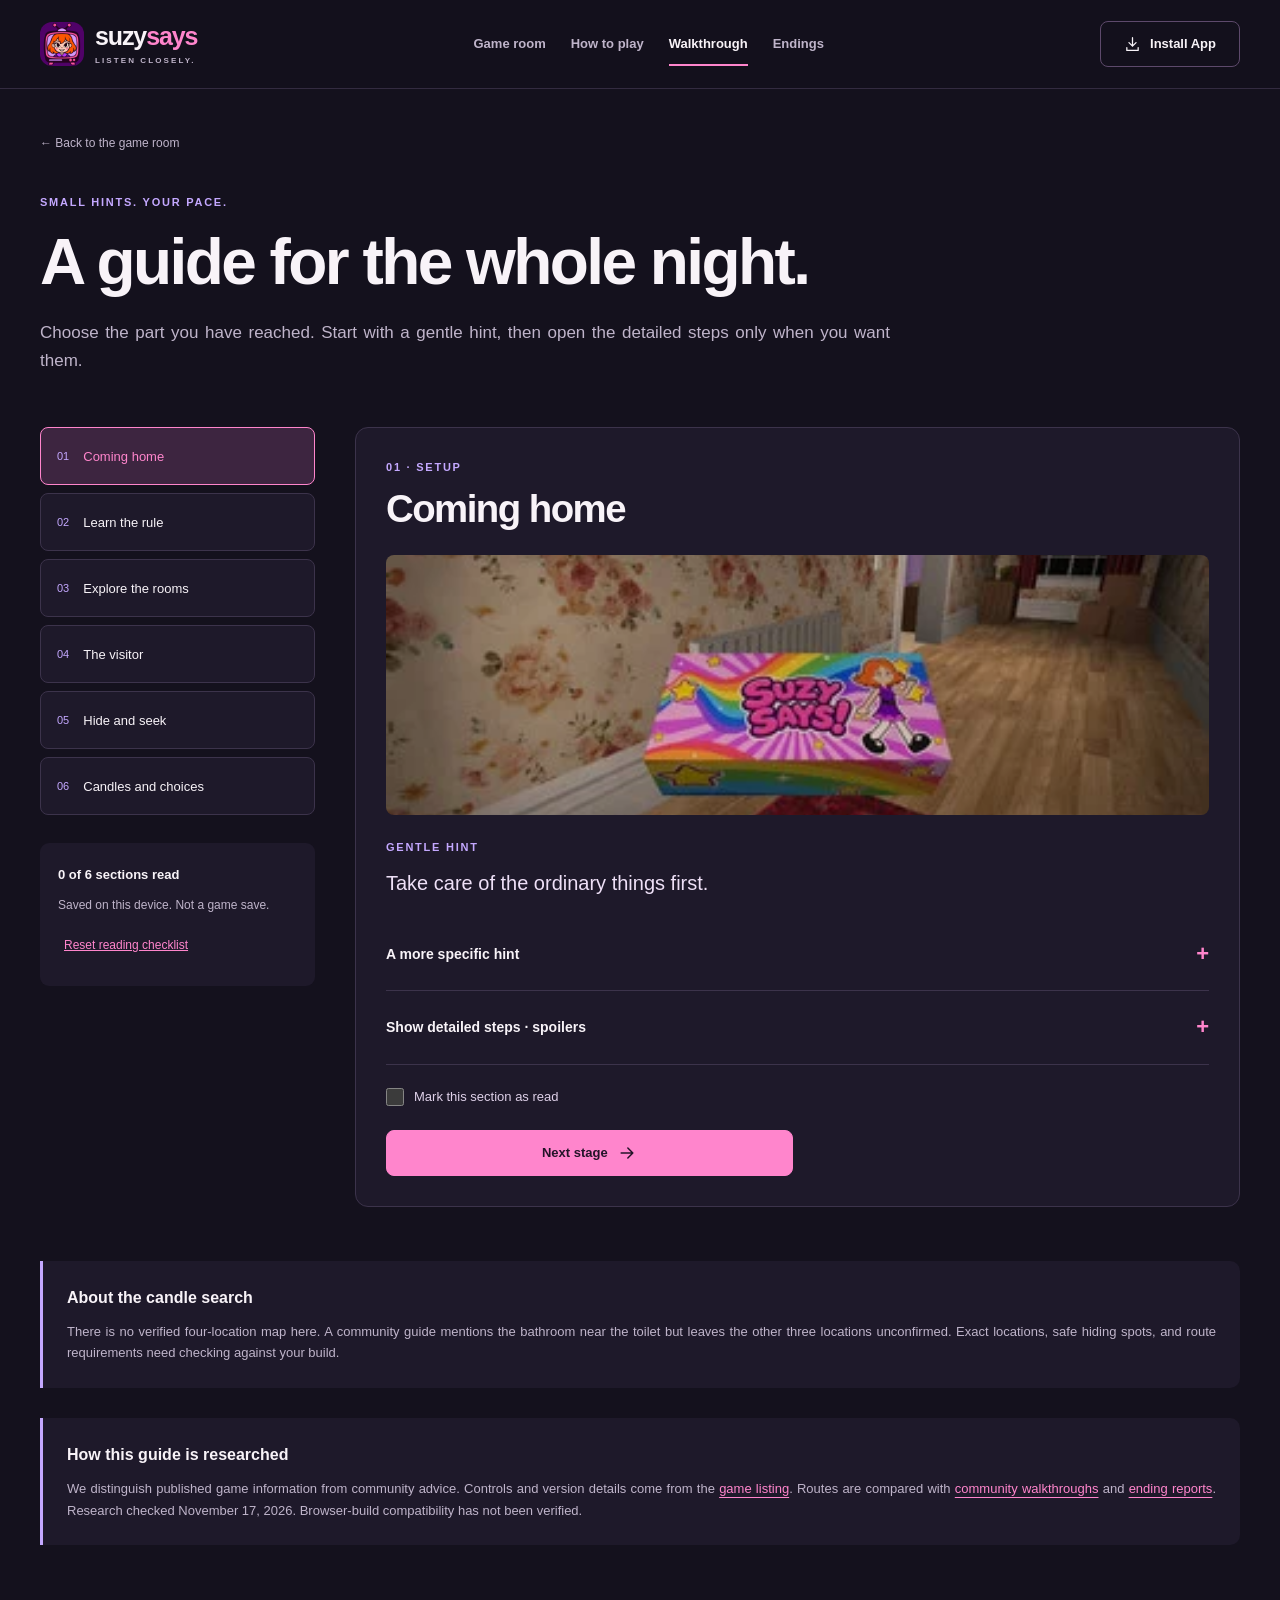
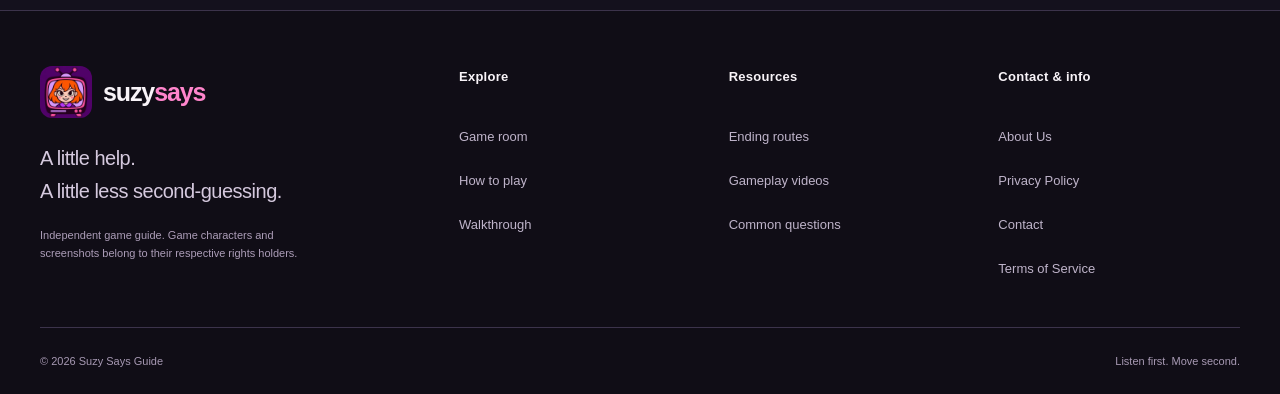
<file: walkthrough/index.html>
<!doctype html><html lang="en"><head><meta charset="utf-8"><meta name="viewport" content="width=device-width,initial-scale=1"><title>Suzy Says Walkthrough — Hints at Your Own Pace</title><meta name="description" content="Choose your Suzy Says stage and reveal gentle hints or detailed steps. Explore the house, hiding phase, and candle objective at your own pace."><meta name="theme-color" content="#14111d"><link rel="canonical" href="https://suzysays.space/walkthrough/"><meta property="og:type" content="website"><meta property="og:title" content="Suzy Says Walkthrough — Hints at Your Own Pace"><meta property="og:description" content="Choose your Suzy Says stage and reveal gentle hints or detailed steps. Explore the house, hiding phase, and candle objective at your own pace."><meta property="og:url" content="https://suzysays.space/walkthrough/"><meta property="og:image" content="https://suzysays.space/icon-512.png"><meta name="twitter:card" content="summary"><link rel="icon" type="image/png" sizes="32x32" href="/icon-32.png"><link rel="apple-touch-icon" href="/icon-180.png"><link rel="manifest" href="/site.webmanifest"><link rel="stylesheet" href="/style.css"><script src="/app.js" defer></script><script src="/analytics.js" defer></script><script type="application/ld+json">{"@context":"https://schema.org","@type":"WebSite","name":"Suzy Says Guide","url":"https://suzysays.space"}</script></head><body><a class="skip-link" href="#main">Skip to content</a><header class="site-header"><div class="wrap header-inner"><a class="brand" href="/" aria-label="Suzy Says home"><img src="/images/suzy-says-logo.webp" width="44" height="44" alt=""><span>suzy<span class="brand-pink">says</span><small>LISTEN CLOSELY.</small></span></a><nav class="main-nav" aria-label="Main navigation"><a href="/">Game room</a><a href="/how-to-play/">How to play</a><a href="/walkthrough/" aria-current="page">Walkthrough</a><a href="/endings/">Endings</a></nav><button class="button install-button" data-install><svg width="20" height="20" viewBox="0 0 24 24" fill="none" stroke="currentColor" stroke-width="1.8" stroke-linecap="round" stroke-linejoin="round" aria-hidden="true"><path d="M12 3v12m-5-5 5 5 5-5M4 17v4h16v-4"/></svg><span>Install App</span></button></div></header><main id="main"><div class="wrap article-wrap"><div class="page-intro"><a class="breadcrumb" href="/">← Back to the game room</a><span class="eyebrow">SMALL HINTS. YOUR PACE.</span><h1>A guide for the whole night.</h1><p>Choose the part you have reached. Start with a gentle hint, then open the detailed steps only when you want them.</p></div><div class="walkthrough-layout"><nav class="stage-nav" aria-label="Walkthrough stages"><button data-stage="0" aria-pressed="true" aria-controls="stage-0"><span>01</span>Coming home</button><button data-stage="1" aria-pressed="false" aria-controls="stage-1"><span>02</span>Learn the rule</button><button data-stage="2" aria-pressed="false" aria-controls="stage-2"><span>03</span>Explore the rooms</button><button data-stage="3" aria-pressed="false" aria-controls="stage-3"><span>04</span>The visitor</button><button data-stage="4" aria-pressed="false" aria-controls="stage-4"><span>05</span>Hide and seek</button><button data-stage="5" aria-pressed="false" aria-controls="stage-5"><span>06</span>Candles and choices</button><div class="reading-progress"><strong id="reading-count">0 of 6 sections read</strong><p>Saved on this device. Not a game save.</p><button id="reset-reading" class="text-button">Reset reading checklist</button></div></nav><div class="stage-panels"><article class="stage-panel" id="stage-0" data-panel="0"><span class="eyebrow">01 · SETUP</span><h2>Coming home</h2><img class="stage-image" src="/images/suzy-says-dvd.webp" width="347" height="195" alt="Game screenshot illustrating coming home" loading="lazy"><div class="gentle-hint"><span class="eyebrow">GENTLE HINT</span><p>Take care of the ordinary things first.</p></div><details><summary>A more specific hint</summary><p>Put your school bag away, then look for the kitchen note and the game box.</p></details><details><summary>Show detailed steps · spoilers</summary><p>Community walkthroughs describe bringing the DVD and floor mat back to the bedroom. Follow the interaction prompts to set up the television. Check the room before you begin: knowing the way out will help later.</p></details><label class="read-toggle"><input type="checkbox" data-read="0">Mark this section as read</label><div class="button-group"><button class="button primary" data-stage="1">Next stage <svg width="20" height="20" viewBox="0 0 24 24" fill="none" stroke="currentColor" stroke-width="1.8" stroke-linecap="round" stroke-linejoin="round" aria-hidden="true"><path d="M5 12h14m-6-6 6 6-6 6"/></svg></button></div></article><article class="stage-panel" id="stage-1" data-panel="1"><span class="eyebrow">02 · PRACTICE</span><h2>Learn the rule</h2><img class="stage-image" src="/images/suzy-says-bedroom.webp" width="347" height="195" alt="Game screenshot illustrating learn the rule" loading="lazy"><div class="gentle-hint"><span class="eyebrow">GENTLE HINT</span><p>Listen for her name before you move.</p></div><details><summary>A more specific hint</summary><p>The reported practice includes red, green, an unprefixed blue instruction, and yellow. Ignore the unprefixed instruction.</p></details><details><summary>Show detailed steps · spoilers</summary><p>Treat the practice as a listening lesson, not a sequence to memorize for the whole game. Later instructions can vary. Wait for the complete line, check its prefix, and then perform the requested action.</p></details><label class="read-toggle"><input type="checkbox" data-read="1">Mark this section as read</label><div class="button-group"><button class="button secondary" data-stage="0">← Previous stage</button><button class="button primary" data-stage="2">Next stage <svg width="20" height="20" viewBox="0 0 24 24" fill="none" stroke="currentColor" stroke-width="1.8" stroke-linecap="round" stroke-linejoin="round" aria-hidden="true"><path d="M5 12h14m-6-6 6 6-6 6"/></svg></button></div></article><article class="stage-panel" id="stage-2" data-panel="2"><span class="eyebrow">03 · ERRANDS</span><h2>Explore the rooms</h2><img class="stage-image" src="/images/suzy-says-living-room.webp" width="347" height="195" alt="Game screenshot illustrating explore the rooms" loading="lazy"><div class="gentle-hint"><span class="eyebrow">GENTLE HINT</span><p>A familiar object is your next landmark.</p></div><details><summary>A more specific hint</summary><p>The sunflower painting is in the living room, the rubber duck is in the bathroom, and the drawing is on the kitchen fridge.</p></details><details><summary>Show detailed steps · spoilers</summary><p>Read whether the instruction asks you to look at an object or touch it. Follow the current return instruction and be ready for the next line. Avoid treating every mention of a familiar object as permission to leave the mat.</p></details><label class="read-toggle"><input type="checkbox" data-read="2">Mark this section as read</label><div class="button-group"><button class="button secondary" data-stage="1">← Previous stage</button><button class="button primary" data-stage="3">Next stage <svg width="20" height="20" viewBox="0 0 24 24" fill="none" stroke="currentColor" stroke-width="1.8" stroke-linecap="round" stroke-linejoin="round" aria-hidden="true"><path d="M5 12h14m-6-6 6 6-6 6"/></svg></button></div></article><article class="stage-panel" id="stage-3" data-panel="3"><span class="eyebrow">04 · INTERRUPTION</span><h2>The visitor</h2><img class="stage-image" src="/images/suzy-says-television.webp" width="347" height="195" alt="Game screenshot illustrating the visitor" loading="lazy"><div class="gentle-hint"><span class="eyebrow">GENTLE HINT</span><p>A distraction does not replace the rules.</p></div><details><summary>A more specific hint</summary><p>Community accounts describe an open front door, a phone call, and changes to the lights.</p></details><details><summary>Show detailed steps · spoilers</summary><p>Follow the current objective rather than reacting to every sound. The sequence can be unsettling, but a sudden movement on screen is not itself a command. Exact intermediate instructions should be checked in your version.</p></details><label class="read-toggle"><input type="checkbox" data-read="3">Mark this section as read</label><div class="button-group"><button class="button secondary" data-stage="2">← Previous stage</button><button class="button primary" data-stage="4">Next stage <svg width="20" height="20" viewBox="0 0 24 24" fill="none" stroke="currentColor" stroke-width="1.8" stroke-linecap="round" stroke-linejoin="round" aria-hidden="true"><path d="M5 12h14m-6-6 6 6-6 6"/></svg></button></div></article><article class="stage-panel" id="stage-4" data-panel="4"><span class="eyebrow">05 · STAY OUT OF SIGHT</span><h2>Hide and seek</h2><img class="stage-image" src="/images/suzy-says-living-room.webp" width="347" height="195" alt="Game screenshot illustrating hide and seek" loading="lazy"><div class="gentle-hint"><span class="eyebrow">GENTLE HINT</span><p>Break the line of sight.</p></div><details><summary>A more specific hint</summary><p>Community guides suggest leaving exposed areas, using furniture for cover, and crouching.</p></details><details><summary>Show detailed steps · spoilers</summary><p>Wait for the hiding phase to finish before returning. No particular hiding spot or duration is guaranteed here. Reports disagree on whether being caught is a separate ending or a retry state, so treat it as a failed attempt rather than a confirmed ending route.</p></details><label class="read-toggle"><input type="checkbox" data-read="4">Mark this section as read</label><div class="button-group"><button class="button secondary" data-stage="3">← Previous stage</button><button class="button primary" data-stage="5">Next stage <svg width="20" height="20" viewBox="0 0 24 24" fill="none" stroke="currentColor" stroke-width="1.8" stroke-linecap="round" stroke-linejoin="round" aria-hidden="true"><path d="M5 12h14m-6-6 6 6-6 6"/></svg></button></div></article><article class="stage-panel" id="stage-5" data-panel="5"><span class="eyebrow">06 · FINAL STRETCH</span><h2>Candles and choices</h2><img class="stage-image" src="/images/suzy-says-bedroom.webp" width="347" height="195" alt="Game screenshot illustrating candles and choices" loading="lazy"><div class="gentle-hint"><span class="eyebrow">GENTLE HINT</span><p>Decide whether you want to follow the ritual.</p></div><details><summary>A more specific hint</summary><p>The main route asks for four candles. Secret-route guides suggest checking the radio before completing this objective.</p></details><details><summary>Show detailed steps · spoilers</summary><p>For the ritual route, community guides describe placing the candles at the mat and following the symbols instruction. We do not have a verified map of all four candle locations. A bathroom location near the toilet is a community lead, not a complete location guide.</p></details><label class="read-toggle"><input type="checkbox" data-read="5">Mark this section as read</label><div class="button-group"><button class="button secondary" data-stage="4">← Previous stage</button><a class="button primary" href="/endings/"><svg width="20" height="20" viewBox="0 0 24 24" fill="none" stroke="currentColor" stroke-width="1.8" stroke-linecap="round" stroke-linejoin="round" aria-hidden="true"><path d="M5 12h14m-6-6 6 6-6 6"/></svg>Compare ending routes</a></div></article></div></div><aside class="source-note"><strong>About the candle search</strong><p>There is no verified four-location map here. A community guide mentions the bathroom near the toilet but leaves the other three locations unconfirmed. Exact locations, safe hiding spots, and route requirements need checking against your build.</p></aside><aside class="source-note"><strong>How this guide is researched</strong><p>We distinguish published game information from community advice. Controls and version details come from the <a href="https://moonbit.itch.io/suzy-says" target="_blank" rel="noopener noreferrer">game listing</a>. Routes are compared with <a href="https://suzysaysguide.com/walkthrough" target="_blank" rel="noopener noreferrer">community walkthroughs</a> and <a href="https://suzysays.org/endings/" target="_blank" rel="noopener noreferrer">ending reports</a>. Research checked November 17, 2026. Browser-build compatibility has not been verified.</p></aside></div></main><footer class="site-footer"><div class="wrap"><div class="footer-main"><div class="footer-brand"><a class="brand" href="/"><img src="/images/suzy-says-logo.webp" width="52" height="52" alt="Suzy Says guide character badge"><span>suzy<span class="brand-pink">says</span></span></a><p>A little help.<br>A little less second-guessing.</p><small>Independent game guide. Game characters and screenshots belong to their respective rights holders.</small></div><div class="footer-columns"><div><h2>Explore</h2><a href="/">Game room</a><a href="/how-to-play/">How to play</a><a href="/walkthrough/">Walkthrough</a></div><div><h2>Resources</h2><a href="/endings/">Ending routes</a><a href="/#videos">Gameplay videos</a><a href="/#faq">Common questions</a></div><div><h2>Contact & info</h2><a href="/about/">About Us</a><a href="/privacy/">Privacy Policy</a><a href="/contact/">Contact</a><a href="/terms/">Terms of Service</a></div></div></div><div class="footer-copyright"><span>© 2026 Suzy Says Guide</span><span>Listen first. Move second.</span></div></div></footer><dialog id="help-dialog" aria-labelledby="help-title"><button class="dialog-close" data-close aria-label="Close controls help" title="Close"><svg width="20" height="20" viewBox="0 0 24 24" fill="none" stroke="currentColor" stroke-width="1.8" stroke-linecap="round" stroke-linejoin="round" aria-hidden="true"><path d="m6 6 12 12M6 18 18 6"/></svg></button><span class="eyebrow">A QUICK REMINDER</span><h2 id="help-title">The rules stay simple.</h2><p>WASD to move · Space to jump · C to crouch.</p><p>Check for “Suzy says” before acting. Follow the exact action requested. A help window does not pause a game.</p><a class="button secondary" href="/how-to-play/"><svg width="20" height="20" viewBox="0 0 24 24" fill="none" stroke="currentColor" stroke-width="1.8" stroke-linecap="round" stroke-linejoin="round" aria-hidden="true"><path d="M5 12h14m-6-6 6 6-6 6"/></svg>Read the controls guide</a></dialog><dialog id="install-dialog" aria-labelledby="install-title"><button class="dialog-close" data-close aria-label="Close installation help" title="Close"><svg width="20" height="20" viewBox="0 0 24 24" fill="none" stroke="currentColor" stroke-width="1.8" stroke-linecap="round" stroke-linejoin="round" aria-hidden="true"><path d="m6 6 12 12M6 18 18 6"/></svg></button><img class="install-logo" src="/icon-192.png" width="72" height="72" alt=""><h2 id="install-title">Keep the guide close.</h2><p id="install-message">Use your browser menu to install this site or add it to your home screen. On iPhone or iPad, use Share → Add to Home Screen.</p><p>Installation does not make videos or an external game available offline.</p><button id="native-install" class="button primary" hidden><svg width="20" height="20" viewBox="0 0 24 24" fill="none" stroke="currentColor" stroke-width="1.8" stroke-linecap="round" stroke-linejoin="round" aria-hidden="true"><path d="M12 3v12m-5-5 5 5 5-5M4 17v4h16v-4"/></svg>Install now</button><button class="button secondary" id="copy-link"><svg width="20" height="20" viewBox="0 0 24 24" fill="none" stroke="currentColor" stroke-width="1.8" stroke-linecap="round" stroke-linejoin="round" aria-hidden="true"><path d="M9 9h12v12H9V9ZM15 6V3H3v12h3"/></svg>Copy site link</button><label id="copy-fallback" hidden>Copy this address<input readonly aria-label="Site address"></label><p id="copy-status" role="status"></p></dialog><dialog id="image-dialog" aria-labelledby="image-caption"><button class="dialog-close" data-close aria-label="Close image" title="Close"><svg width="20" height="20" viewBox="0 0 24 24" fill="none" stroke="currentColor" stroke-width="1.8" stroke-linecap="round" stroke-linejoin="round" aria-hidden="true"><path d="m6 6 12 12M6 18 18 6"/></svg></button><img id="large-image" alt=""><p id="image-caption"></p></dialog><p id="site-status" class="sr-only" role="status" aria-live="polite"></p></body></html>
</file>
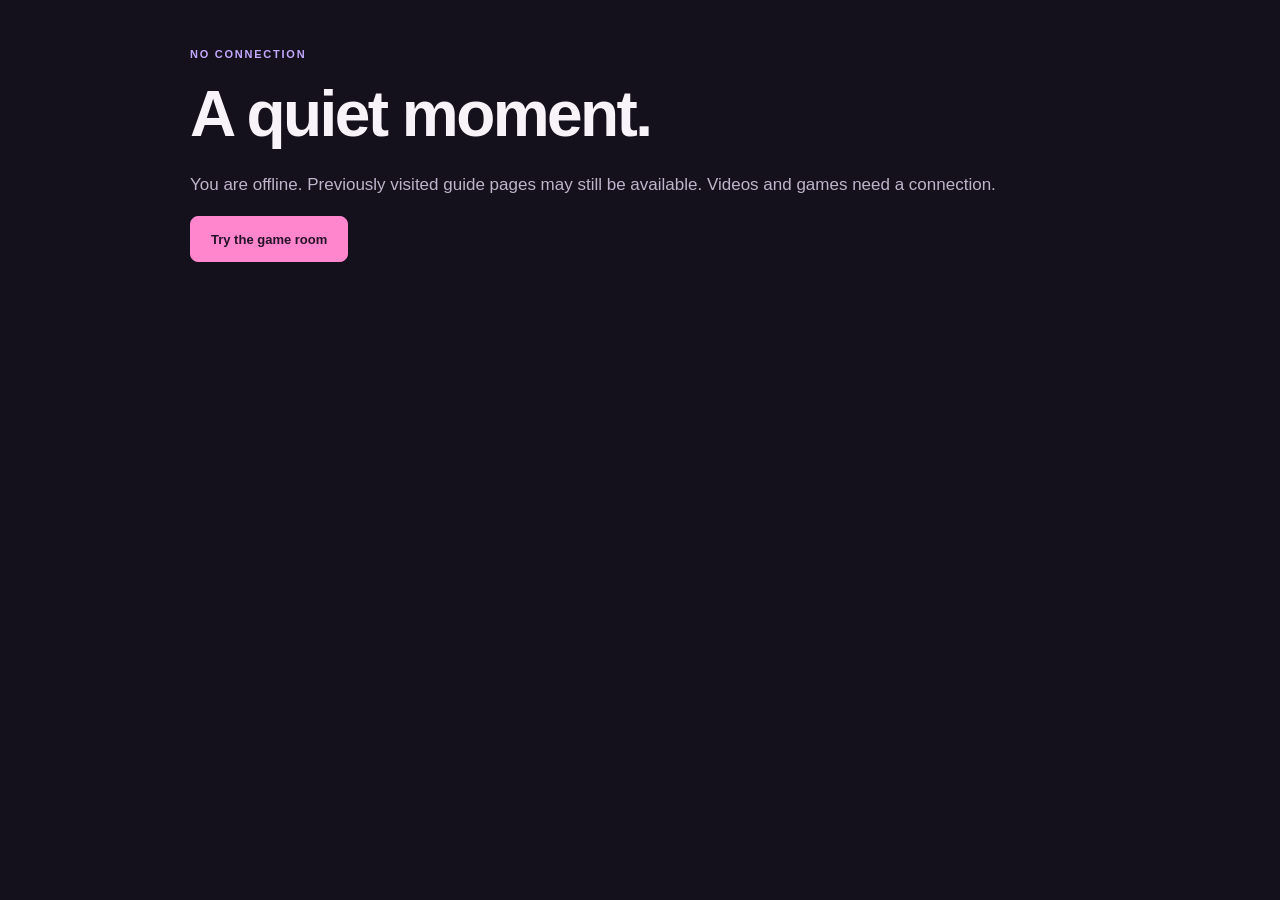
<file: offline.html>
<!doctype html><html lang="en"><head><meta charset="utf-8"><meta name="viewport" content="width=device-width,initial-scale=1"><title>You Are Offline | Suzy Says Guide</title><meta name="description" content="Reconnect to open more Suzy Says guide pages. Previously visited pages may still be available."><link rel="stylesheet" href="/style.css"></head><body><main class="wrap legal-wrap"><div class="page-intro"><span class="eyebrow">NO CONNECTION</span><h1>A quiet moment.</h1><p>You are offline. Previously visited guide pages may still be available. Videos and games need a connection.</p><a class="button primary" href="/">Try the game room</a></div></main></body></html>
</file>
<file: style.css>
@charset "UTF-8";
:root{color-scheme:dark;--bg:#14111d;--panel:#1e192a;--panel2:#262034;--line:#3c334b;--text:#f8f3f8;--muted:#bfb4ca;--pink:#ff85cc;--purple:#c4a8ff;--mint:#bde8b3;--font:Inter,"Segoe UI",Arial,sans-serif}*{box-sizing:border-box}html{scroll-behavior:smooth;scroll-padding-top:110px}body{margin:0;background:var(--bg);color:var(--text);font-family:var(--font);font-size:16px;line-height:1.65}body:has(dialog[open]){overflow:hidden}button,input,select{font:inherit}button,a,input,select,summary{-webkit-tap-highlight-color:transparent}button{cursor:pointer}a{color:inherit;text-underline-offset:4px}button{color:inherit}button:disabled{cursor:not-allowed}button svg,a svg{flex:none}button[hidden],[hidden]{display:none!important}img{display:block;max-width:100%;height:auto}h1,h2,h3,p{margin-top:0}h1,h2,h3{line-height:1.15;letter-spacing:-.04em}h1{font-size:clamp(36px,5vw,64px)}h2{font-size:clamp(26px,3vw,40px)}h3{font-size:21px}p{color:var(--muted)}em{font-style:normal;color:var(--pink)}:focus-visible{outline:3px solid var(--mint);outline-offset:5px;border-radius:4px}::selection{background:#744464;color:#fff}.wrap{width:min(1200px,calc(100% - 64px));margin-inline:auto}.eyebrow{display:block;font-size:11px;font-weight:750;letter-spacing:.16em;line-height:1.7;color:var(--purple)}.button{display:inline-flex;align-items:center;justify-content:center;gap:9px;min-height:46px;padding:10px 20px;border:1px solid var(--line);border-radius:8px;font-size:13px;font-weight:700;text-decoration:none;transition:background .16s,transform .16s,border-color .16s}.button:hover{transform:translateY(-2px);border-color:var(--pink)}.primary{background:var(--pink);border-color:var(--pink);color:#241328}.primary:hover{background:#ffa2d9}.secondary{background:#2b2338;color:var(--text)}.button-group{display:grid;grid-template-columns:repeat(2,minmax(0,1fr));gap:10px}.text-link{display:inline-flex;align-items:center;gap:8px;font-size:13px;font-weight:700;color:var(--pink);text-decoration:none;min-height:44px}.text-button{background:none;border:0;color:var(--pink);text-decoration:underline;min-height:44px}.skip-link{position:fixed;left:20px;top:-100px;padding:12px 20px;background:var(--pink);color:#161020;z-index:100}.skip-link:focus{top:12px}.sr-only{position:absolute;width:1px;height:1px;padding:0;margin:-1px;overflow:hidden;clip:rect(0,0,0,0);white-space:nowrap;border:0}.site-header{position:sticky;top:0;z-index:20;border-bottom:1px solid #332b40;background:#14111df5;backdrop-filter:blur(14px)}.header-inner{display:flex;align-items:center;justify-content:space-between;gap:24px;min-height:88px}.brand{display:flex;align-items:center;gap:11px;text-decoration:none;font-size:25px;font-weight:850;letter-spacing:-1.1px;line-height:1}.brand img{border-radius:12px;flex:none}.brand-pink{color:var(--pink)}.brand small{display:block;font-size:8px;letter-spacing:2.1px;color:var(--muted);margin-top:8px}.main-nav{display:flex;gap:25px;align-items:center}.main-nav a{color:var(--muted);font-size:13px;text-decoration:none;min-height:44px;display:flex;align-items:center;position:relative;font-weight:600}.main-nav a:hover,.main-nav a[aria-current]{color:var(--text)}.main-nav a[aria-current]:after{content:'';position:absolute;bottom:0;left:0;right:0;height:2px;background:var(--pink)}.install-button{background:transparent;white-space:nowrap;border-color:#5d496b;min-width:140px}.status-dot{display:inline-block;width:6px;height:6px;border-radius:50%;background:var(--mint);margin-right:8px;vertical-align:middle}.status-dot.amber{background:#e8bb78}.hero{padding-top:32px}.hero-top{display:flex;justify-content:space-between;align-items:center;gap:20px}.hero h1{font-size:clamp(42px,5vw,66px);font-weight:950;letter-spacing:-3px;margin:7px 0 8px;line-height:1.02;text-shadow:0 3px 0 #502a54}.hero h1 em{display:inline-block;transform:rotate(-3deg);font-style:italic}.title-star{font-size:.6em;color:var(--mint);margin-left:18px;vertical-align:top}.edition{font-size:10px;letter-spacing:2px;line-height:2;text-align:right;color:var(--muted)}.edition b{color:var(--purple);font-weight:500}.hero-copy{font-size:14px;max-width:780px;margin:10px 0 25px}.game-layout{display:grid;grid-template-columns:minmax(0,1fr) 270px;gap:20px;align-items:stretch}.game-shell{border:1px solid #514260;border-radius:13px;overflow:hidden;background:#17131f;box-shadow:0 14px 50px #08050e55}.screen-bar{display:flex;justify-content:space-between;align-items:center;padding:11px 18px;background:#251e30;font-size:9px;letter-spacing:1.8px;font-weight:700;color:#c7b9d3}.game-placeholder{position:relative;aspect-ratio:16/9;display:flex;flex-direction:column;align-items:center;justify-content:center;text-align:center;background:radial-gradient(ellipse at center,#30213a 0,#191320 65%);overflow:hidden}.game-placeholder:before{content:'';position:absolute;inset:0;background:repeating-linear-gradient(0deg,transparent 0,transparent 3px,#00000018 4px);pointer-events:none}.game-placeholder>*{position:relative;z-index:1}.game-placeholder h2{font-size:clamp(20px,2.4vw,29px);margin:10px 0}.game-placeholder p{font-size:12px;margin:0 0 18px}.screen-symbol{width:52px;height:52px;display:grid;place-items:center;border:1px solid #76547f;border-radius:50%;color:#d09dc8;margin-bottom:12px;background:#312238}.screen-symbol svg{width:24px;height:24px}.screen-corner{position:absolute!important;width:25px;height:25px;opacity:.4}.top-left{top:22px;left:22px;border-top:1px solid var(--pink);border-left:1px solid var(--pink)}.bottom-right{right:22px;bottom:22px;border-right:1px solid var(--pink);border-bottom:1px solid var(--pink)}.game-toolbar{display:flex;align-items:center;gap:4px;min-height:52px;padding:0 12px;background:#251e30;border-top:1px solid var(--line)}.game-toolbar>span{margin-right:auto;font-size:9px;letter-spacing:1px;color:var(--muted)}.game-toolbar button{display:flex;align-items:center;gap:7px;min-height:44px;border:0;background:transparent;padding:8px 10px;font-size:11px;color:#dbd0e3}.game-toolbar button:hover{color:var(--pink)}.quick-card{padding:25px 23px;border:1px solid var(--line);border-radius:13px;background:var(--panel)}.quick-card h2{font-size:26px;line-height:1.25;margin:11px 0 13px}.quick-card>p{font-size:13px}.key-row{display:flex;align-items:center;justify-content:space-between;padding:10px 0;border-bottom:1px solid var(--line);font-size:12px;color:var(--muted)}kbd{display:inline-block;background:#342a42;border:1px solid #5d4c70;border-bottom-width:3px;border-radius:5px;padding:3px 9px;font-family:inherit;font-weight:700;font-size:11px;letter-spacing:1px;color:#eee3f7}.quick-note{display:flex;gap:10px;margin:19px 0 8px;font-size:11px;color:var(--muted);line-height:1.6}.quick-note svg{flex:none;color:#e3c28e;width:16px}.jump-strip{display:flex;align-items:center;justify-content:space-between;gap:14px;padding-block:23px;border-bottom:1px solid var(--line);margin-top:10px;font-size:11px}.jump-strip>span{font-size:9px;letter-spacing:1.4px;color:var(--purple)}.jump-strip a{color:var(--muted);text-decoration:none;min-height:44px;display:flex;align-items:center}.jump-strip a:hover{color:var(--pink)}.section{padding-block:66px}.section-heading{display:flex;align-items:end;justify-content:space-between;gap:20px;margin-bottom:26px}.section-heading h2{margin:9px 0 0;font-size:34px}.section-intro{max-width:810px;margin-bottom:28px;font-size:15px}.rule-grid{display:grid;grid-template-columns:1fr 1fr;gap:55px;align-items:start}.prose p{line-height:1.85}.rule-grid .prose{font-size:15px}.rule-practice{background:#241b30;border:1px solid #564063;border-radius:12px;padding:28px;position:relative}.practice-prompt{font-size:30px;letter-spacing:-1px;font-weight:750;color:var(--text);margin:10px 0 5px}.rule-practice>p:not(.practice-prompt){font-size:13px}.rule-practice small{color:var(--muted);font-size:11px}.practice-feedback{min-height:44px;margin:16px 0 0;color:var(--mint)!important}.rule-practice button[data-selected]{border-color:var(--mint)}.story-section{background:#1a1523;border-block:1px solid #302739}.story-copy{columns:2;column-gap:45px;font-size:15px;margin-bottom:30px}.story-copy p{break-inside:avoid}.gallery{display:grid;grid-template-columns:repeat(4,minmax(0,1fr));gap:16px}figure{margin:0}.image-open{padding:0;display:block;position:relative;width:100%;border:1px solid #58466b;border-radius:10px;overflow:hidden;background:var(--panel)}.image-open img{width:100%;aspect-ratio:16/9;object-fit:cover;transition:transform .2s}.image-open:hover img{transform:scale(1.04)}.image-open>span{position:absolute;right:9px;bottom:9px;background:#15111fd9;border-radius:5px;width:30px;height:30px;display:grid;place-items:center;color:#fff}.image-open svg{width:14px}figcaption{font-size:11px;color:#c4b7ce;padding-top:12px;line-height:1.6;min-height:47px}.caption-note{font-size:11px;margin:14px 0 0;color:#a99bb6}.guide-grid{display:grid;grid-template-columns:repeat(3,minmax(0,1fr));gap:20px}.guide-card{display:flex;flex-direction:column;align-items:flex-start;background:var(--panel);border:1px solid var(--line);border-radius:12px;padding:27px}.card-icon{display:grid;place-items:center;width:44px;height:44px;border:1px solid #655172;background:#36283f;color:var(--pink);border-radius:10px;margin-bottom:24px}.guide-card:nth-child(2) .card-icon{color:var(--mint);background:#28352b;border-color:#45634b}.guide-card:nth-child(3) .card-icon{color:#ead199;background:#3b3426;border-color:#6e5c39}.guide-card h3{margin:12px 0;font-size:23px}.guide-card p{font-size:14px;flex:1;margin:0 0 24px;min-height:70px}.guide-card .button{width:100%;margin-top:auto}.hint-strip{display:flex;align-items:center;gap:20px;border:1px solid var(--line);border-radius:10px;padding:23px;margin-top:22px;background:#1a1622}.hint-number{border-radius:50%;border:1px solid #786087;color:var(--purple);font-size:23px;font-weight:800;display:grid;place-items:center;width:36px;height:36px;flex:none}.hint-strip h3{font-size:16px;margin:0 0 8px}.hint-strip p{font-size:12px;margin:0}.hint-strip>.button{flex:none}.video-grid{display:grid;grid-template-columns:repeat(2,minmax(0,1fr));gap:24px}.video-card{border-radius:12px;overflow:hidden;border:1px solid var(--line);background:var(--panel)}.video-slot{aspect-ratio:16/9;background:#0c0a10}.video-launch{position:relative;display:block;width:100%;height:100%;padding:0;border:0;background:#14111d}.video-launch img{height:100%;width:100%;object-fit:cover;filter:brightness(.65)}.play-circle{position:absolute;top:50%;left:50%;transform:translate(-50%,-50%);display:grid;place-items:center;width:64px;height:64px;border:1px solid #ffb2de;background:#f88ccc;color:#281529;border-radius:50%;transition:background .2s}.play-circle svg{width:28px;height:28px}.video-launch:hover .play-circle{background:#ffc5e5}.video-label{position:absolute;left:20px;bottom:15px;color:#fff;font-size:10px;letter-spacing:1.8px}.video-info{padding:22px}.video-info h3{font-size:21px;margin:8px 0 13px}.video-info a{font-size:12px;color:var(--pink);display:inline-flex;min-height:44px;align-items:center}.video-slot iframe{width:100%;height:100%;border:0}.endings-teaser{border-block:1px solid var(--line);display:grid;grid-template-columns:1fr 1fr;gap:65px}.endings-teaser h2{line-height:1.3;margin:12px 0 0}.endings-teaser p{font-size:15px}.faq-grid{display:grid;grid-template-columns:1fr 1fr;gap:0 32px;align-items:start}.faq-item{border-bottom:1px solid var(--line)}summary{cursor:pointer;list-style:none;display:flex;align-items:center;justify-content:space-between;gap:18px;min-height:70px;font-size:14px;font-weight:650;padding:18px 0}summary::-webkit-details-marker{display:none}.plus{color:var(--pink);font-size:23px;font-weight:400}details[open] .plus{transform:rotate(45deg)}details p{font-size:14px;line-height:1.8;margin:0 0 24px}details[open] summary{color:var(--pink)}.editorial-note{font-size:12px;max-width:920px;margin:35px 0 0;line-height:1.85}.site-footer{background:#100d16;border-top:1px solid var(--line);padding:55px 0 0}.footer-main{display:grid;grid-template-columns:minmax(220px,1fr) minmax(0,2.2fr);gap:clamp(36px,5vw,76px)}.footer-brand p{margin:24px 0 18px;font-size:20px;letter-spacing:-.5px;color:#d5c9de}.footer-brand small{font-size:11px;color:#ac9db8;display:block;max-width:260px}.footer-columns{display:grid;grid-template-columns:repeat(3,minmax(0,1fr));gap:28px}.footer-columns h2{font-size:13px;letter-spacing:.02em;min-height:45px;margin:4px 0 0;color:var(--text)}.footer-columns a{display:flex;align-items:center;font-size:13px;color:var(--muted);text-decoration:none;min-height:44px}.footer-columns a:hover{color:var(--pink)}.footer-copyright{margin-top:36px;padding:24px 0;border-top:1px solid var(--line);display:flex;justify-content:space-between;gap:15px;font-size:11px;color:#a799b3}dialog{background:#241b30;color:var(--text);border:1px solid #715485;border-radius:16px;padding:38px;max-width:min(520px,calc(100% - 32px));max-height:85vh;overflow:auto;box-shadow:0 30px 120px #0009}dialog::backdrop{background:#09060dcc;backdrop-filter:blur(5px)}dialog h2{font-size:28px;margin-top:15px}dialog p{font-size:14px}dialog .button{margin-top:12px}.dialog-close{position:absolute;top:12px;right:12px;width:44px;height:44px;display:grid;place-items:center;border:1px solid #594766;background:#30223e;border-radius:50%}.install-logo{border-radius:16px}.install-button svg{width:17px}#image-dialog{max-width:min(800px,calc(100% - 32px));width:750px;padding-top:65px}#large-image{width:100%;image-rendering:auto;aspect-ratio:347/195;object-fit:contain}#image-caption{margin:18px 0 0}input,select{display:block;width:100%;color:var(--text);border:1px solid #675377;border-radius:8px;padding:12px;background:#1c1526;min-height:46px}input::placeholder{color:#a595b4}label{font-size:13px;color:#ded0e8}label input,label select{margin-top:7px}.page-intro{padding:45px 0 35px;max-width:850px}.breadcrumb{display:block;color:var(--muted);font-size:12px;min-height:44px;margin-bottom:15px;text-decoration:none}.page-intro h1{margin:14px 0 20px}.page-intro>p{font-size:17px;max-width:700px}.article-wrap{padding-bottom:65px}.article-wrap .section{border-top:1px solid var(--line);padding-block:40px}.control-summary{display:grid;grid-template-columns:repeat(3,minmax(0,1fr));gap:20px;margin-bottom:45px}.control-summary>div{background:var(--panel);border:1px solid var(--line);padding:24px;border-radius:12px}.control-summary h2{font-size:24px;margin:20px 0 12px}.control-summary p{font-size:14px;margin:0}.command-tools{display:grid;grid-template-columns:2fr 1fr;gap:20px;margin-top:28px}.command-list{display:grid;grid-template-columns:repeat(3,minmax(0,1fr));gap:16px}.command-card{background:var(--panel);border:1px solid var(--line);padding:24px;border-radius:10px;display:flex;flex-direction:column}.command-card h3{font-size:20px;min-height:46px;margin:12px 0}.command-card p{font-size:14px;flex:1}.command-card small{font-size:12px;color:var(--purple);border-top:1px solid var(--line);padding-top:14px}#command-count{font-size:12px;margin:17px 0}.source-note{border-left:3px solid var(--purple);background:var(--panel);padding:24px;margin:30px 0 0;border-radius:0 10px 10px 0}.source-note p{font-size:13px;margin:10px 0 0}.source-note a,.prose a{color:var(--pink)}.walkthrough-layout{display:grid;grid-template-columns:275px minmax(0,1fr);gap:40px;align-items:start}.stage-nav{position:sticky;top:115px;display:grid;gap:8px}.stage-nav>button{display:flex;align-items:center;gap:14px;min-height:58px;padding:12px 16px;text-align:left;border:1px solid var(--line);background:var(--panel);border-radius:8px;font-size:13px}.stage-nav>button span{font-size:11px;color:var(--purple)}.stage-nav>button[aria-pressed=true]{border-color:var(--pink);background:#3d2540;color:var(--pink)}.reading-progress{margin-top:20px;padding:18px;background:var(--panel);border-radius:9px}.reading-progress strong{font-size:13px}.reading-progress p{font-size:12px;margin:8px 0}.reading-progress button{font-size:12px;text-align:left}.stage-panel{border:1px solid var(--line);border-radius:13px;padding:30px;margin-bottom:24px;background:var(--panel)}.stage-panel h2{margin:10px 0 24px}.stage-image{width:100%;max-height:260px;aspect-ratio:16/9;object-fit:cover;border-radius:8px}.gentle-hint{padding:23px 0 8px}.gentle-hint p{color:#eee0f7;font-size:20px;margin:10px 0}.stage-panel details{border-bottom:1px solid var(--line)}.stage-panel summary:after{content:'+';font-size:22px;color:var(--pink)}.stage-panel details[open] summary:after{content:'−'}.read-toggle{display:flex;align-items:center;gap:10px;min-height:65px}.read-toggle input{margin:0;width:18px;min-height:18px;accent-color:var(--pink)}.ending-grid{display:grid;grid-template-columns:repeat(3,minmax(0,1fr));gap:20px}.ending-card{padding:25px;background:var(--panel);border:1px solid var(--line);border-radius:12px;display:flex;flex-direction:column}.route-number{color:var(--pink);font-size:44px;line-height:1;font-weight:800;opacity:.8;margin-bottom:30px}.ending-card h2{font-size:25px;min-height:60px}.ending-card>p{font-size:14px;flex:1}.ending-card summary{font-size:13px;border-top:1px solid var(--line)}.ending-card summary:after{content:'+';color:var(--pink)}.color-code{padding-left:25px;font-size:14px;line-height:2}.color-code li:nth-child(1),.color-code li:nth-child(3){color:#ffacb9}.color-code li:nth-child(2),.color-code li:nth-child(6){color:#edd792}.color-code li:nth-child(4){color:var(--mint)}.color-code li:nth-child(5){color:#acccff}.notice{padding:20px 24px;border:1px solid #65503f;background:#2e251e;color:#e8cfa7;border-radius:9px;font-size:14px;margin-bottom:28px}.legal-wrap{max-width:900px;padding-bottom:70px}.legal-copy h2{font-size:25px;margin:35px 0 15px}.legal-copy{font-size:15px}.is-focused .site-header,.is-focused .quick-card,.is-focused .hero-top,.is-focused .hero-copy,.is-focused .jump-strip,.is-focused main>.section,.is-focused .story-section,.is-focused .site-footer{display:none}.is-focused .hero{padding:24px 0}.is-focused .game-layout{display:block;max-width:min(1200px,calc((100dvh - 150px)*16/9));margin:auto}
@media(min-width:1500px){.game-layout{max-width:1200px}.game-placeholder{max-height:none}}
@media(max-width:1000px){.main-nav{gap:16px}.game-layout{grid-template-columns:minmax(0,1fr) 230px}.quick-card{padding:20px 17px}.quick-card h2{font-size:23px}.quick-card .quick-note{margin:13px 0 3px}.game-placeholder .screen-symbol{display:none}.rule-grid{gap:28px}.gallery{gap:12px}.guide-card{padding:22px}.guide-card h3{font-size:20px}.footer-main{grid-template-columns:1fr}.footer-brand small{max-width:500px}.footer-brand p{margin:16px 0}.walkthrough-layout{grid-template-columns:230px 1fr;gap:24px}}
@media(max-width:760px){.wrap{width:calc(100% - 36px)}.header-inner{flex-wrap:wrap;gap:0;min-height:76px;padding-top:12px}.brand{font-size:23px}.brand img{width:40px}.install-button{margin-left:auto;min-width:126px;min-height:44px;font-size:12px;padding:8px 12px}.main-nav{order:3;width:100%;justify-content:space-between;gap:8px;padding:7px 0 0}.main-nav a{font-size:12px}.hero{padding-top:25px}.hero h1{font-size:49px}.hero .eyebrow{font-size:9px}.edition{display:none}.hero-copy{font-size:13px}.game-layout{grid-template-columns:1fr}.game-placeholder{min-height:0}.game-placeholder h2{font-size:23px}.game-placeholder .screen-symbol{display:grid;width:38px;height:38px;margin-bottom:8px}.game-placeholder p{font-size:11px;margin-bottom:12px}.game-placeholder .button{min-height:44px;padding:7px 14px;font-size:12px}.quick-card{display:none}.screen-bar{padding:10px 12px}.game-toolbar{padding:0 8px}.game-toolbar>span{font-size:8px}.game-toolbar button{padding:8px;font-size:10px}.jump-strip{flex-wrap:wrap;justify-content:flex-start;gap:0 19px;padding-block:14px}.jump-strip>span{width:100%}.jump-strip a{font-size:10px}.section{padding-block:44px}.section-heading h2{font-size:28px}.rule-grid{grid-template-columns:1fr;gap:14px}.rule-practice{padding:23px}.story-copy{columns:1}.gallery{grid-template-columns:repeat(2,minmax(0,1fr));gap:20px 12px}.guide-grid{grid-template-columns:1fr}.guide-card{display:grid;grid-template-columns:44px 1fr;column-gap:18px}.card-icon{grid-column:1;grid-row:1/4;margin:0}.guide-card>.eyebrow,.guide-card>h3,.guide-card>p{grid-column:2}.guide-card h3{margin:9px 0}.guide-card p{min-height:0;margin-bottom:20px}.guide-card .button{grid-column:1/-1}.hint-strip{align-items:flex-start;flex-wrap:wrap;padding:20px}.hint-strip>div{flex:1}.hint-strip .button{width:100%}.video-grid{grid-template-columns:1fr}.endings-teaser{grid-template-columns:1fr;gap:20px}.faq-grid{grid-template-columns:1fr}.faq-item summary{font-size:14px}.footer-columns{gap:20px}.footer-columns a{font-size:13px}.footer-copyright{flex-direction:column}.page-intro{padding-top:25px}.page-intro h1{font-size:40px}.control-summary{gap:12px}.control-summary>div{padding:16px}.control-summary h2{font-size:20px}.control-summary p{font-size:12px}.command-tools{grid-template-columns:1fr}.command-list{grid-template-columns:repeat(2,minmax(0,1fr))}.walkthrough-layout{grid-template-columns:1fr}.stage-nav{position:static;grid-template-columns:repeat(2,minmax(0,1fr))}.stage-nav>button{font-size:12px;gap:8px;padding:10px}.reading-progress{grid-column:1/-1;margin-top:4px}.stage-panel{padding:22px}.ending-grid{grid-template-columns:1fr}.ending-card h2{min-height:0}.route-number{margin-bottom:20px}.is-focused .game-layout{max-width:100%}}
@media(max-width:420px){.wrap{width:calc(100% - 28px)}.hero h1{font-size:43px}.title-star{margin-left:10px}.hero-top .eyebrow{letter-spacing:.08em}.game-placeholder .screen-symbol{display:none}.game-placeholder h2{font-size:20px;margin:7px 0}.game-placeholder .eyebrow{font-size:8px}.game-placeholder p{font-size:10px;line-height:1.5;margin-bottom:8px}.game-placeholder .button{min-height:44px;font-size:11px}.game-toolbar>span{font-size:7px;letter-spacing:.3px}.game-toolbar button span{display:none}.game-toolbar button{min-width:44px}.footer-columns{grid-template-columns:1fr}.footer-columns h2{min-height:30px;margin:10px 0 0}.command-list{grid-template-columns:1fr}.control-summary{grid-template-columns:1fr}.button-group{grid-template-columns:1fr}.stage-panel .button-group{grid-template-columns:1fr 1fr}.stage-panel .button{padding:9px;font-size:11px}.practice-prompt{font-size:26px}dialog{padding:28px 23px;padding-top:55px}}
@media(prefers-reduced-motion:reduce){html{scroll-behavior:auto}*,*:before,*:after{transition:none!important;animation:none!important}}
/* 正文与说明占满所属容器；功能标签保持原布局。 */
main p,main li,main figcaption,.command-card small,.footer-brand p{ text-align:justify;text-align-last:start;hyphens:auto;overflow-wrap:anywhere }
.hero-copy,.page-intro>p{max-width:none}
.game-placeholder{position:relative;overflow:hidden;padding:12px;gap:8px}
.game-cover{width:clamp(54px,13vw,130px);height:auto;aspect-ratio:1;object-fit:contain}
.game-placeholder>p{margin:0;font-size:12px;text-align:center;text-align-last:center}
.game-placeholder.has-game{padding:0;display:block}
.game-placeholder iframe{position:absolute;inset:0;width:100%;height:100%;border:0;background:#09060e}
.player-message{margin:0;padding:10px 14px;font-size:12px;color:var(--muted)}
.game-toolbar{display:grid;grid-template-columns:repeat(4,minmax(0,1fr));gap:4px;padding:6px 10px}
.game-toolbar>span{grid-column:1/-1;padding:4px}
.game-toolbar button{width:100%;min-height:44px;justify-content:center;padding:8px 4px;margin:0}
.game-shell:fullscreen{background:#100c16;display:flex;flex-direction:column;align-items:center;justify-content:center;overflow:auto}
.game-shell:fullscreen .game-placeholder{width:min(100%,calc((100dvh - 155px)*16/9));flex-shrink:0}
.game-shell:fullscreen .game-toolbar,.game-shell:fullscreen .player-message,.game-shell:fullscreen .screen-bar{width:100%}
@media(max-width:760px){.game-cover{width:clamp(48px,14vw,90px)}.game-placeholder{gap:5px;padding:6px}.game-placeholder>p{font-size:10px}.game-toolbar button{font-size:10px}}
</file>
